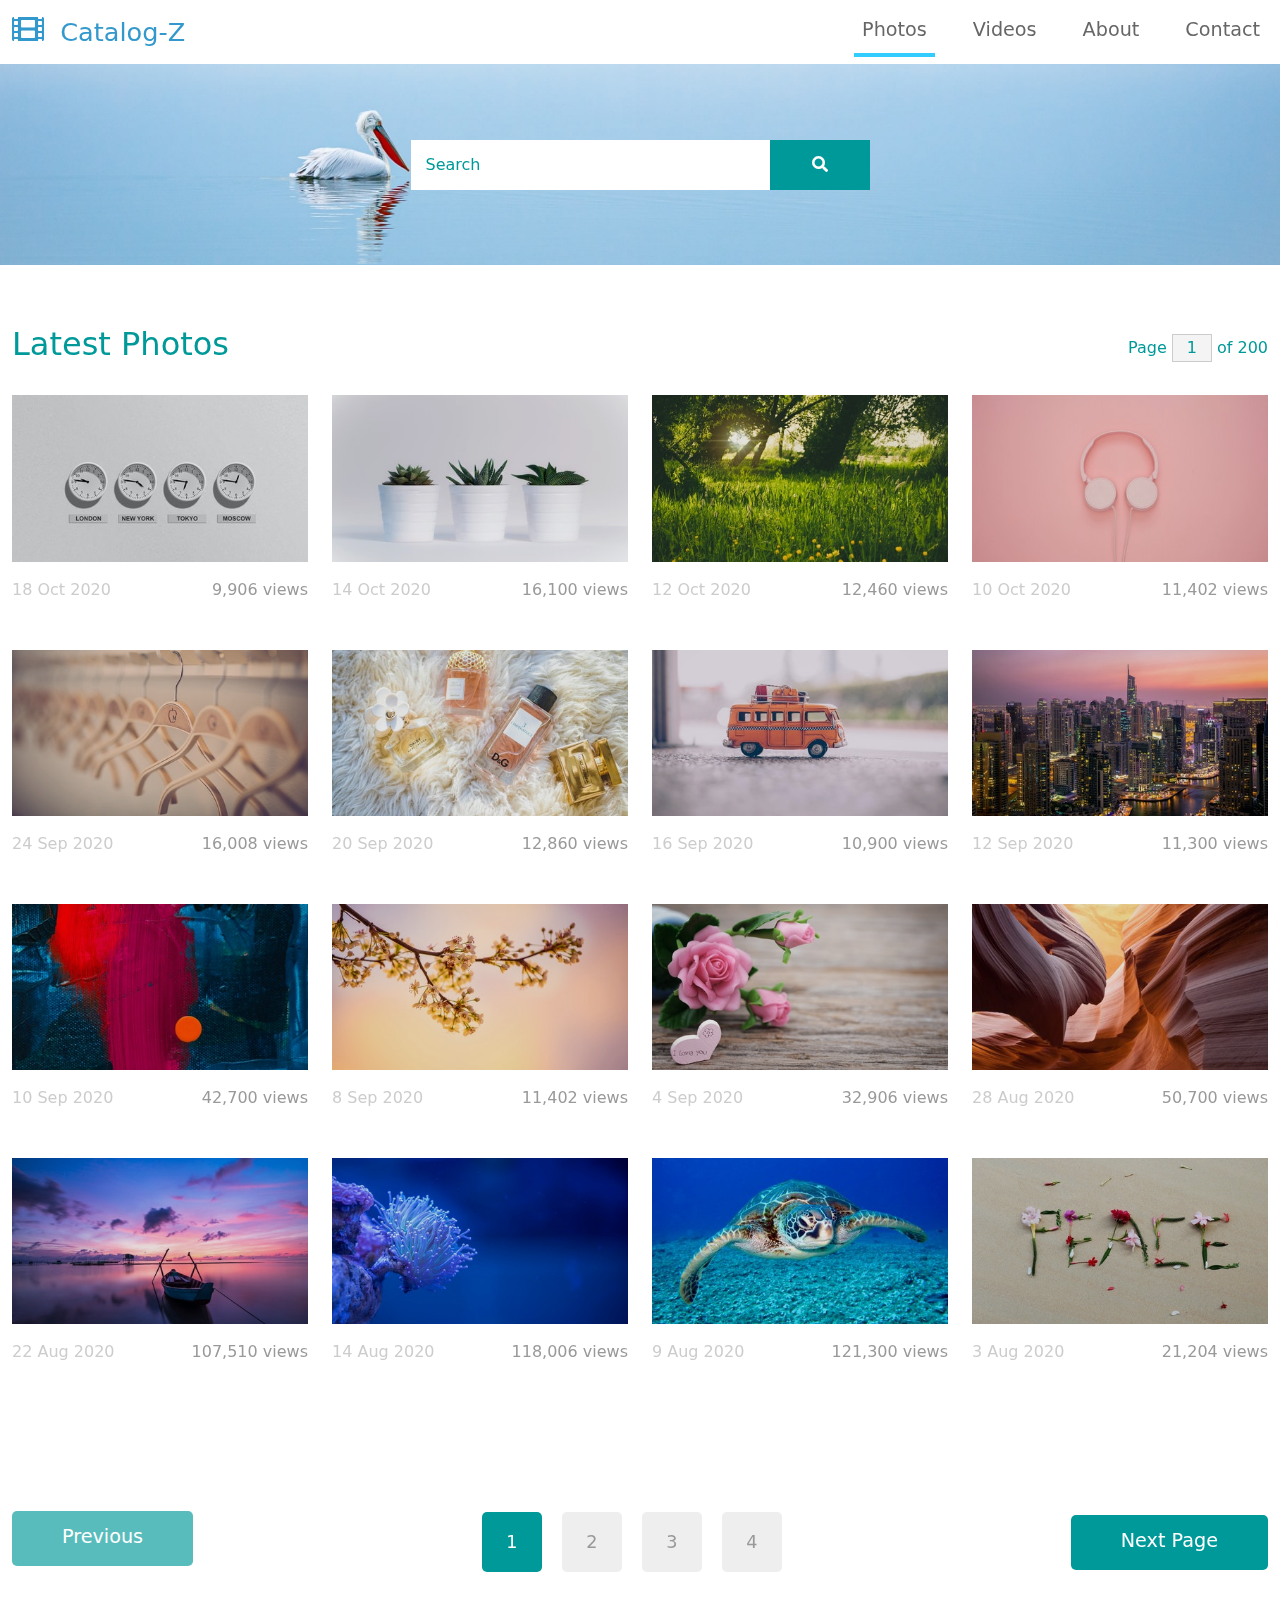
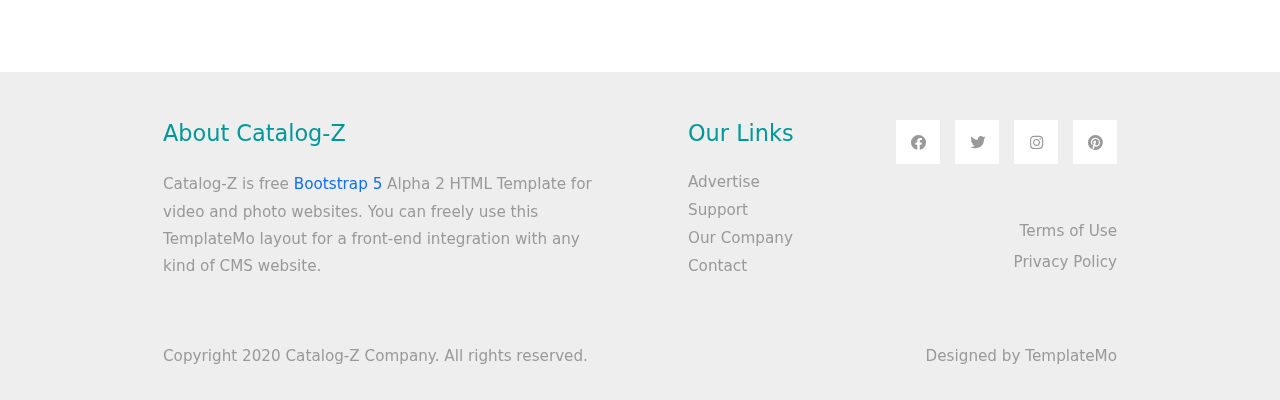
<file: Gallerywebsite/index.html>
<!DOCTYPE html>
<html lang="en">
<head>
    <meta charset="UTF-8">
    <meta name="viewport" content="width=device-width, initial-scale=1.0">
    <title>Catalog-Z Bootstrap 5.0 HTML Template</title>
    <link rel="stylesheet" href="css/bootstrap.min.css">
    <link rel="stylesheet" href="fontawesome/css/all.min.css">
    <link rel="stylesheet" href="css/templatemo-style.css">
<!--
    
TemplateMo 556 Catalog-Z

https://templatemo.com/tm-556-catalog-z

-->
</head>
<body>
    <!-- Page Loader -->
    <div id="loader-wrapper">
        <div id="loader"></div>

        <div class="loader-section section-left"></div>
        <div class="loader-section section-right"></div>

    </div>
    <nav class="navbar navbar-expand-lg">
        <div class="container-fluid">
            <a class="navbar-brand" href="#">
                <i class="fas fa-film mr-2"></i>
                Catalog-Z
            </a>
            <button class="navbar-toggler" type="button" data-toggle="collapse" data-target="#navbarSupportedContent" aria-controls="navbarSupportedContent" aria-expanded="false" aria-label="Toggle navigation">
                <i class="fas fa-bars"></i>
            </button>
            <div class="collapse navbar-collapse" id="navbarSupportedContent">
            <ul class="navbar-nav ml-auto mb-2 mb-lg-0">
                <li class="nav-item">
                    <a class="nav-link nav-link-1 active" aria-current="page" href="index.html">Photos</a>
                </li>
                <li class="nav-item">
                    <a class="nav-link nav-link-2" href="videos.html">Videos</a>
                </li>
                <li class="nav-item">
                    <a class="nav-link nav-link-3" href="about.html">About</a>
                </li>
                <li class="nav-item">
                    <a class="nav-link nav-link-4" href="contact.html">Contact</a>
                </li>
            </ul>
            </div>
        </div>
    </nav>

    <div class="tm-hero d-flex justify-content-center align-items-center" data-parallax="scroll" data-image-src="img/hero.jpg">
        <form class="d-flex tm-search-form">
            <input class="form-control tm-search-input" type="search" placeholder="Search" aria-label="Search">
            <button class="btn btn-outline-success tm-search-btn" type="submit">
                <i class="fas fa-search"></i>
            </button>
        </form>
    </div>

    <div class="container-fluid tm-container-content tm-mt-60">
        <div class="row mb-4">
            <h2 class="col-6 tm-text-primary">
                Latest Photos
            </h2>
            <div class="col-6 d-flex justify-content-end align-items-center">
                <form action="" class="tm-text-primary">
                    Page <input type="text" value="1" size="1" class="tm-input-paging tm-text-primary"> of 200
                </form>
            </div>
        </div>
        <div class="row tm-mb-90 tm-gallery">
        	<div class="col-xl-3 col-lg-4 col-md-6 col-sm-6 col-12 mb-5">
                <figure class="effect-ming tm-video-item">
                    <img src="img/img-03.jpg" alt="Image" class="img-fluid">
                    <figcaption class="d-flex align-items-center justify-content-center">
                        <h2>Clocks</h2>
                        <a href="photo-detail.html">View more</a>
                    </figcaption>                    
                </figure>
                <div class="d-flex justify-content-between tm-text-gray">
                    <span class="tm-text-gray-light">18 Oct 2020</span>
                    <span>9,906 views</span>
                </div>
            </div>
            <div class="col-xl-3 col-lg-4 col-md-6 col-sm-6 col-12 mb-5">
                <figure class="effect-ming tm-video-item">
                    <img src="img/img-04.jpg" alt="Image" class="img-fluid">
                    <figcaption class="d-flex align-items-center justify-content-center">
                        <h2>Plants</h2>
                        <a href="photo-detail.html">View more</a>
                    </figcaption>                    
                </figure>
                <div class="d-flex justify-content-between tm-text-gray">
                    <span class="tm-text-gray-light">14 Oct 2020</span>
                    <span>16,100 views</span>
                </div>
            </div>
            <div class="col-xl-3 col-lg-4 col-md-6 col-sm-6 col-12 mb-5">
                <figure class="effect-ming tm-video-item">
                    <img src="img/img-05.jpg" alt="Image" class="img-fluid">
                    <figcaption class="d-flex align-items-center justify-content-center">
                        <h2>Morning</h2>
                        <a href="photo-detail.html">View more</a>
                    </figcaption>                    
                </figure>
                <div class="d-flex justify-content-between tm-text-gray">
                    <span class="tm-text-gray-light">12 Oct 2020</span>
                    <span>12,460 views</span>
                </div>
            </div>
            <div class="col-xl-3 col-lg-4 col-md-6 col-sm-6 col-12 mb-5">
                <figure class="effect-ming tm-video-item">
                    <img src="img/img-06.jpg" alt="Image" class="img-fluid">
                    <figcaption class="d-flex align-items-center justify-content-center">
                        <h2>Pinky</h2>
                        <a href="photo-detail.html">View more</a>
                    </figcaption>                    
                </figure>
                <div class="d-flex justify-content-between tm-text-gray">
                    <span class="tm-text-gray-light">10 Oct 2020</span>
                    <span>11,402 views</span>
                </div>
            </div>
            
            <div class="col-xl-3 col-lg-4 col-md-6 col-sm-6 col-12 mb-5">
                <figure class="effect-ming tm-video-item">
                    <img src="img/img-01.jpg" alt="Image" class="img-fluid">
                    <figcaption class="d-flex align-items-center justify-content-center">
                        <h2>Hangers</h2>
                        <a href="photo-detail.html">View more</a>
                    </figcaption>                    
                </figure>
                <div class="d-flex justify-content-between tm-text-gray">
                    <span class="tm-text-gray-light">24 Sep 2020</span>
                    <span>16,008 views</span>
                </div>
            </div>
            <div class="col-xl-3 col-lg-4 col-md-6 col-sm-6 col-12 mb-5">
                <figure class="effect-ming tm-video-item">
                    <img src="img/img-02.jpg" alt="Image" class="img-fluid">
                    <figcaption class="d-flex align-items-center justify-content-center">
                        <h2>Perfumes</h2>
                        <a href="photo-detail.html">View more</a>
                    </figcaption>                    
                </figure>
                <div class="d-flex justify-content-between tm-text-gray">
                    <span class="tm-text-gray-light">20 Sep 2020</span>
                    <span>12,860 views</span>
                </div>
            </div>
            <div class="col-xl-3 col-lg-4 col-md-6 col-sm-6 col-12 mb-5">
                <figure class="effect-ming tm-video-item">
                    <img src="img/img-07.jpg" alt="Image" class="img-fluid">
                    <figcaption class="d-flex align-items-center justify-content-center">
                        <h2>Bus</h2>
                        <a href="photo-detail.html">View more</a>
                    </figcaption>                    
                </figure>
                <div class="d-flex justify-content-between tm-text-gray">
                    <span class="tm-text-gray-light">16 Sep 2020</span>
                    <span>10,900 views</span>
                </div>
            </div>
            <div class="col-xl-3 col-lg-4 col-md-6 col-sm-6 col-12 mb-5">
                <figure class="effect-ming tm-video-item">
                    <img src="img/img-08.jpg" alt="Image" class="img-fluid">
                    <figcaption class="d-flex align-items-center justify-content-center">
                        <h2>New York</h2>
                        <a href="photo-detail.html">View more</a>
                    </figcaption>                    
                </figure>
                <div class="d-flex justify-content-between tm-text-gray">
                    <span class="tm-text-gray-light">12 Sep 2020</span>
                    <span>11,300 views</span>
                </div>
            </div>
            <div class="col-xl-3 col-lg-4 col-md-6 col-sm-6 col-12 mb-5">
                <figure class="effect-ming tm-video-item">
                    <img src="img/img-09.jpg" alt="Image" class="img-fluid">
                    <figcaption class="d-flex align-items-center justify-content-center">
                        <h2>Abstract</h2>
                        <a href="photo-detail.html">View more</a>
                    </figcaption>                    
                </figure>
                <div class="d-flex justify-content-between tm-text-gray">
                    <span class="tm-text-gray-light">10 Sep 2020</span>
                    <span>42,700 views</span>
                </div>
            </div>
            <div class="col-xl-3 col-lg-4 col-md-6 col-sm-6 col-12 mb-5">
                <figure class="effect-ming tm-video-item">
                    <img src="img/img-10.jpg" alt="Image" class="img-fluid">
                    <figcaption class="d-flex align-items-center justify-content-center">
                        <h2>Flowers</h2>
                        <a href="photo-detail.html">View more</a>
                    </figcaption>                    
                </figure>
                <div class="d-flex justify-content-between tm-text-gray">
                    <span class="tm-text-gray-light">8 Sep 2020</span>
                    <span>11,402 views</span>
                </div>
            </div>
            <div class="col-xl-3 col-lg-4 col-md-6 col-sm-6 col-12 mb-5">
                <figure class="effect-ming tm-video-item">
                    <img src="img/img-11.jpg" alt="Image" class="img-fluid">
                    <figcaption class="d-flex align-items-center justify-content-center">
                        <h2>Rosy</h2>
                        <a href="photo-detail.html">View more</a>
                    </figcaption>                    
                </figure>
                <div class="d-flex justify-content-between tm-text-gray">
                    <span class="tm-text-gray-light">4 Sep 2020</span>
                    <span>32,906 views</span>
                </div>
            </div>
            <div class="col-xl-3 col-lg-4 col-md-6 col-sm-6 col-12 mb-5">
                <figure class="effect-ming tm-video-item">
                    <img src="img/img-12.jpg" alt="Image" class="img-fluid">
                    <figcaption class="d-flex align-items-center justify-content-center">
                        <h2>Rocki</h2>
                        <a href="photo-detail.html">View more</a>
                    </figcaption>                    
                </figure>
                <div class="d-flex justify-content-between tm-text-gray">
                    <span class="tm-text-gray-light">28 Aug 2020</span>
                    <span>50,700 views</span>
                </div>
            </div>
            <div class="col-xl-3 col-lg-4 col-md-6 col-sm-6 col-12 mb-5">
                <figure class="effect-ming tm-video-item">
                    <img src="img/img-13.jpg" alt="Image" class="img-fluid">
                    <figcaption class="d-flex align-items-center justify-content-center">
                        <h2>Purple</h2>
                        <a href="photo-detail.html">View more</a>
                    </figcaption>                    
                </figure>
                <div class="d-flex justify-content-between tm-text-gray">
                    <span class="tm-text-gray-light">22 Aug 2020</span>
                    <span>107,510 views</span>
                </div>
            </div>
            <div class="col-xl-3 col-lg-4 col-md-6 col-sm-6 col-12 mb-5">
                <figure class="effect-ming tm-video-item">
                    <img src="img/img-14.jpg" alt="Image" class="img-fluid">
                    <figcaption class="d-flex align-items-center justify-content-center">
                        <h2>Sea</h2>
                        <a href="photo-detail.html">View more</a>
                    </figcaption>                    
                </figure>
                <div class="d-flex justify-content-between tm-text-gray">
                    <span class="tm-text-gray-light">14 Aug 2020</span>
                    <span>118,006 views</span>
                </div>
            </div>
            <div class="col-xl-3 col-lg-4 col-md-6 col-sm-6 col-12 mb-5">
                <figure class="effect-ming tm-video-item">
                    <img src="img/img-15.jpg" alt="Image" class="img-fluid">
                    <figcaption class="d-flex align-items-center justify-content-center">
                        <h2>Turtle</h2>
                        <a href="photo-detail.html">View more</a>
                    </figcaption>                    
                </figure>
                <div class="d-flex justify-content-between tm-text-gray">
                    <span class="tm-text-gray-light">9 Aug 2020</span>
                    <span>121,300 views</span>
                </div>
            </div>
            <div class="col-xl-3 col-lg-4 col-md-6 col-sm-6 col-12 mb-5">
                <figure class="effect-ming tm-video-item">
                    <img src="img/img-16.jpg" alt="Image" class="img-fluid">
                    <figcaption class="d-flex align-items-center justify-content-center">
                        <h2>Peace</h2>
                        <a href="photo-detail.html">View more</a>
                    </figcaption>                    
                </figure>
                <div class="d-flex justify-content-between tm-text-gray">
                    <span class="tm-text-gray-light">3 Aug 2020</span>
                    <span>21,204 views</span>
                </div>
            </div>         
        </div> <!-- row -->
        <div class="row tm-mb-90">
            <div class="col-12 d-flex justify-content-between align-items-center tm-paging-col">
                <a href="javascript:void(0);" class="btn btn-primary tm-btn-prev mb-2 disabled">Previous</a>
                <div class="tm-paging d-flex">
                    <a href="javascript:void(0);" class="active tm-paging-link">1</a>
                    <a href="javascript:void(0);" class="tm-paging-link">2</a>
                    <a href="javascript:void(0);" class="tm-paging-link">3</a>
                    <a href="javascript:void(0);" class="tm-paging-link">4</a>
                </div>
                <a href="javascript:void(0);" class="btn btn-primary tm-btn-next">Next Page</a>
            </div>            
        </div>
    </div> <!-- container-fluid, tm-container-content -->

    <footer class="tm-bg-gray pt-5 pb-3 tm-text-gray tm-footer">
        <div class="container-fluid tm-container-small">
            <div class="row">
                <div class="col-lg-6 col-md-12 col-12 px-5 mb-5">
                    <h3 class="tm-text-primary mb-4 tm-footer-title">About Catalog-Z</h3>
                    <p>Catalog-Z is free <a rel="sponsored" href="https://v5.getbootstrap.com/">Bootstrap 5</a> Alpha 2 HTML Template for video and photo websites. You can freely use this TemplateMo layout for a front-end integration with any kind of CMS website.</p>
                </div>
                <div class="col-lg-3 col-md-6 col-sm-6 col-12 px-5 mb-5">
                    <h3 class="tm-text-primary mb-4 tm-footer-title">Our Links</h3>
                    <ul class="tm-footer-links pl-0">
                        <li><a href="#">Advertise</a></li>
                        <li><a href="#">Support</a></li>
                        <li><a href="#">Our Company</a></li>
                        <li><a href="#">Contact</a></li>
                    </ul>
                </div>
                <div class="col-lg-3 col-md-6 col-sm-6 col-12 px-5 mb-5">
                    <ul class="tm-social-links d-flex justify-content-end pl-0 mb-5">
                        <li class="mb-2"><a href="https://facebook.com"><i class="fab fa-facebook"></i></a></li>
                        <li class="mb-2"><a href="https://twitter.com"><i class="fab fa-twitter"></i></a></li>
                        <li class="mb-2"><a href="https://instagram.com"><i class="fab fa-instagram"></i></a></li>
                        <li class="mb-2"><a href="https://pinterest.com"><i class="fab fa-pinterest"></i></a></li>
                    </ul>
                    <a href="#" class="tm-text-gray text-right d-block mb-2">Terms of Use</a>
                    <a href="#" class="tm-text-gray text-right d-block">Privacy Policy</a>
                </div>
            </div>
            <div class="row">
                <div class="col-lg-8 col-md-7 col-12 px-5 mb-3">
                    Copyright 2020 Catalog-Z Company. All rights reserved.
                </div>
                <div class="col-lg-4 col-md-5 col-12 px-5 text-right">
                    Designed by <a href="https://templatemo.com" class="tm-text-gray" rel="sponsored" target="_parent">TemplateMo</a>
                </div>
            </div>
        </div>
    </footer>
    
    <script src="js/plugins.js"></script>
    <script>
        $(window).on("load", function() {
            $('body').addClass('loaded');
        });
    </script>
</body>
</html>
</file>
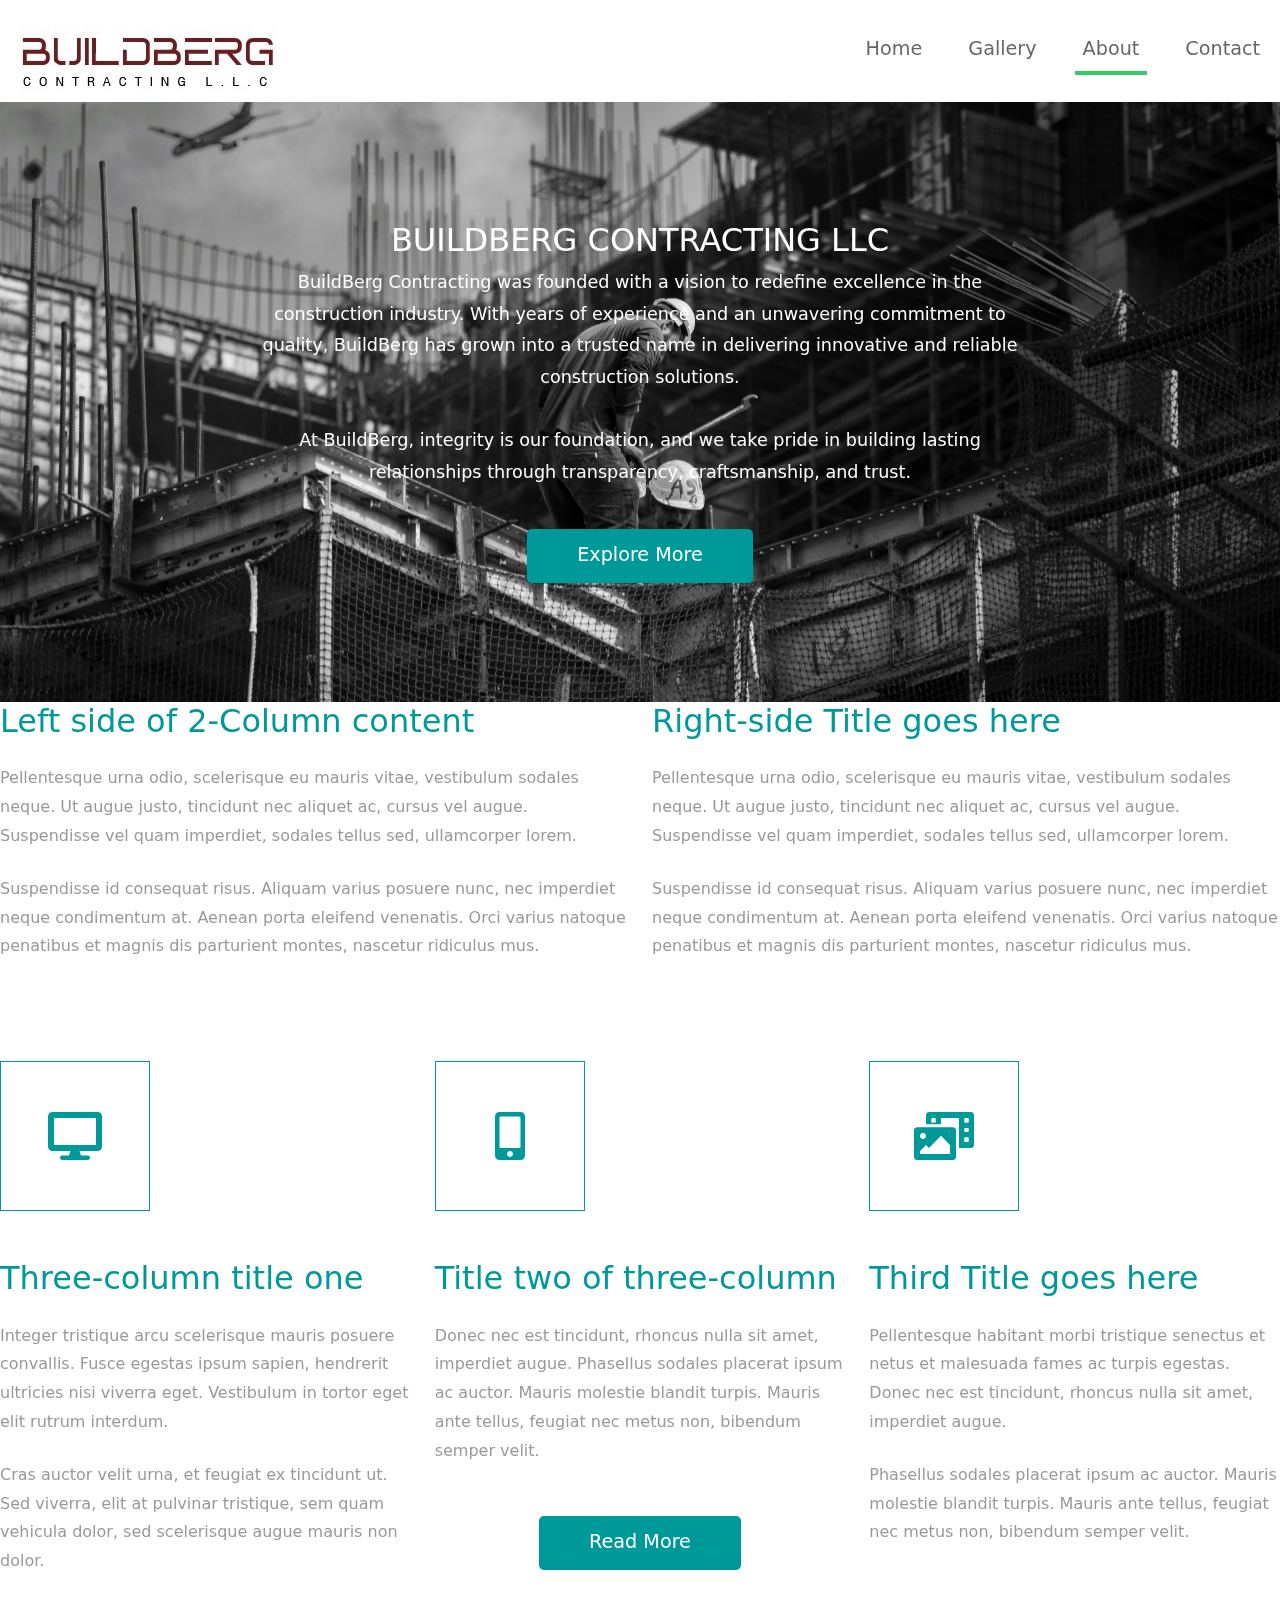
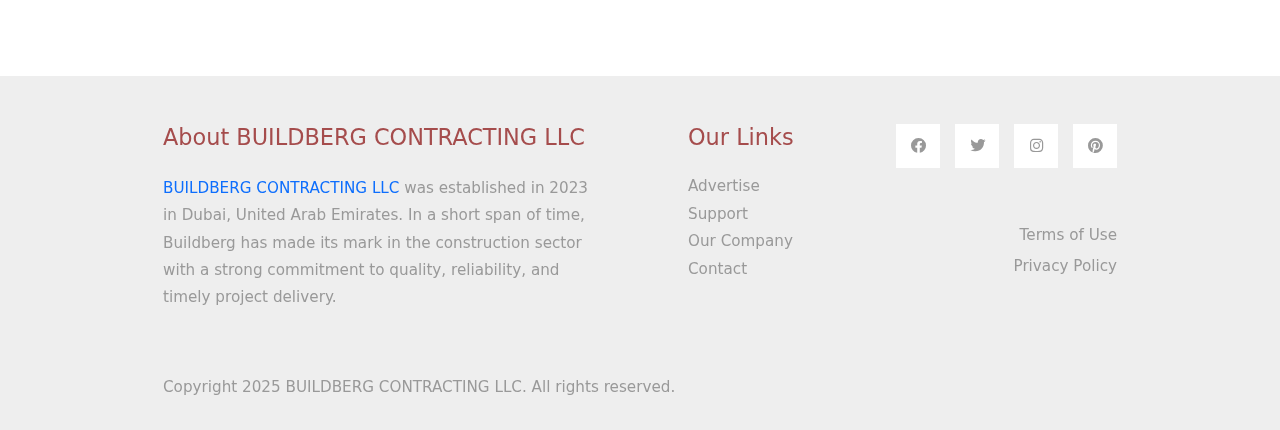
<file: about.html>
<!DOCTYPE html>
<html lang="en">
<head>
    <meta charset="UTF-8">
    <meta name="viewport" content="width=device-width, initial-scale=1.0">
    <title>BUILDBERG CONTRACTING LLC</title>
    <link rel="stylesheet" href="css/bootstrap.min.css">
    <link rel="stylesheet" href="fontawesome/css/all.min.css">
    <link rel="stylesheet" href="css/templatemo-style.css">
<!--
    
TemplateMo 556 Catalog-Z

https://templatemo.com/tm-556-catalog-z

-->
</head>
<body>
    <!-- Page Loader -->
    <div id="loader-wrapper">
        <div id="loader"></div>

        <div class="loader-section section-left"></div>
        <div class="loader-section section-right"></div>

    </div>
    <nav class="navbar navbar-expand-lg">
        <div class="container-fluid">
            <img src="img/buildberg text.jpeg" style="width: 300px; height: auto;" alt="Logo">

            <button class="navbar-toggler" type="button" data-toggle="collapse" data-target="#navbarSupportedContent" aria-controls="navbarSupportedContent" aria-expanded="false" aria-label="Toggle navigation">
                <i class="fas fa-bars"></i>
            </button>
            <div class="collapse navbar-collapse" id="navbarSupportedContent">
            <ul class="navbar-nav ml-auto mb-2 mb-lg-0">
                <li class="nav-item">
                    <a class="nav-link nav-link-1" href="index.html">Home</a>
                </li>
                <li class="nav-item">
                    <a class="nav-link nav-link-2" href="gallery.html">Gallery</a>
                </li>
                <li class="nav-item">
                    <a class="nav-link nav-link-3 active" aria-current="page" href="about.html">About</a>
                </li>
                <li class="nav-item">
                    <a class="nav-link nav-link-4" href="contact.html">Contact</a>
                </li>
            </ul>
            </div>
        </div>
    </nav>


        <div class="tm-hero d-flex justify-content-center align-items-center text-white" 
        data-parallax="scroll" 
        data-image-src="img/images.2.jpg" 
        style="height: 600px; text-align: center;">
    <div class="container">
        <h2 class="tm-text-white">BUILDBERG CONTRACTING LLC</h2>
        <p class="mb-4" style="color: white; font-size: 1.1rem; line-height: 1.8;">
            BuildBerg Contracting was founded with a vision to redefine excellence in the construction industry.
            With years of experience and an unwavering commitment to quality, BuildBerg has grown into a trusted
            name in delivering innovative and reliable construction solutions. <br><br>
            At BuildBerg, integrity is our foundation, and we take pride in building lasting relationships
            through transparency, craftsmanship, and trust.
          </p>
          
        <a href="gallery.html" class="btn btn-primary mt-3">
        Explore More
        </a>
    </div>
    </div>



        <div class="row tm-mb-50">
            <div class="col-md-6 col-12">
                <div class="tm-about-2-col">
                    <h2 class="tm-text-primary mb-4">
                        Left side of 2-Column content
                    </h2>
                    <p class="mb-4">
                        Pellentesque urna odio, scelerisque eu mauris vitae, vestibulum sodales neque. Ut augue justo, tincidunt nec aliquet ac, cursus vel augue. Suspendisse vel quam imperdiet, sodales tellus sed, ullamcorper lorem.
                    </p>
                    <p>
                        Suspendisse id consequat risus. Aliquam varius posuere nunc, nec imperdiet neque condimentum at. Aenean porta eleifend venenatis. Orci varius natoque penatibus et magnis dis parturient montes, nascetur ridiculus mus.
                    </p>
                </div>                
            </div> 
            <div class="col-md-6 col-12">
                <div class="tm-about-2-col">
                    <h2 class="tm-text-primary mb-4">
                        Right-side Title goes here
                    </h2>
                    <p class="mb-4">
                        Pellentesque urna odio, scelerisque eu mauris vitae, vestibulum sodales neque. Ut augue justo, tincidunt nec aliquet ac, cursus vel augue. Suspendisse vel quam imperdiet, sodales tellus sed, ullamcorper lorem.
                    </p>
                    <p>
                        Suspendisse id consequat risus. Aliquam varius posuere nunc, nec imperdiet neque condimentum at. Aenean porta eleifend venenatis. Orci varius natoque penatibus et magnis dis parturient montes, nascetur ridiculus mus.
                    </p>
                </div>                
            </div>     
        </div> <!-- row -->
        <div class="row tm-mb-50">
            <div class="col-md-4 col-12">
                <div class="tm-about-3-col">
                    <div class="tm-about-icon-container mb-5">
                        <i class="fas fa-desktop fa-3x tm-text-primary"></i>
                    </div>                
                    <h2 class="tm-text-primary mb-4">Three-column title one</h2>
                    <p class="mb-4">Integer tristique arcu scelerisque mauris posuere convallis. Fusce egestas ipsum sapien, hendrerit ultricies nisi viverra eget. Vestibulum in tortor eget elit rutrum interdum. </p>
                    <p>Cras auctor velit urna, et feugiat ex tincidunt ut. Sed viverra, elit at pulvinar tristique, sem quam vehicula dolor, sed scelerisque augue mauris non dolor.</p>
                </div>                
            </div>
            <div class="col-md-4 col-12">
                <div class="tm-about-3-col">
                    <div class="tm-about-icon-container mb-5">
                        <i class="fas fa-mobile-alt fa-3x tm-text-primary"></i>
                    </div>                
                    <h2 class="tm-text-primary mb-4">Title two of three-column</h2>
                    <p class="tm-mb-50">Donec nec est tincidunt, rhoncus nulla sit amet, imperdiet augue. Phasellus sodales placerat ipsum ac auctor. Mauris molestie blandit turpis. Mauris ante tellus, feugiat nec metus non, bibendum semper velit.</p>                
                    <div class="text-center">
                        <a href="#" class="btn btn-primary">Read More</a>
                    </div>
                </div>                
            </div>
            <div class="col-md-4 col-12">
                <div class="tm-about-3-col">
                    <div class="tm-about-icon-container mb-5">
                        <i class="fas fa-photo-video fa-3x tm-text-primary"></i>
                    </div>                
                    <h2 class="tm-text-primary mb-4">Third Title goes here</h2>
                    <p class="mb-4">Pellentesque habitant morbi tristique senectus et netus et malesuada fames ac turpis egestas. Donec nec est tincidunt, rhoncus nulla sit amet, imperdiet augue. </p>
                    <p>Phasellus sodales placerat ipsum ac auctor. Mauris molestie blandit turpis. Mauris ante tellus, feugiat nec metus non, bibendum semper velit.</p>
                </div>                
            </div>
        </div>
    </div> <!-- container-fluid, tm-container-content -->

    <footer class="tm-bg-gray pt-5 pb-3 tm-text-gray tm-footer">
        <div class="container-fluid tm-container-small">
            <div class="row">
                <div class="col-lg-6 col-md-12 col-12 px-5 mb-5">
                    <h3 class="tm-text-dark mb-4 tm-footer-title" style="color: rgb(165, 76, 76);">About BUILDBERG CONTRACTING LLC</h3>
                    <p><a rel="sponsored" href="http://127.0.0.1:3000/index.html">BUILDBERG CONTRACTING LLC</a>
                     was established in 2023 in Dubai, United Arab Emirates. In a short span of time, Buildberg has made its mark in the construction sector with a strong commitment to quality, reliability, and timely project delivery.</p>
                </div>
                <div class="col-lg-3 col-md-6 col-sm-6 col-12 px-5 mb-5">
                    <h3 class="tm-text-dark mb-4 tm-footer-title" style="color: rgb(165, 76, 76);">Our Links</h3>
                    <ul class="tm-footer-links pl-0">
                        <li><a href="#">Advertise</a></li>
                        <li><a href="#">Support</a></li>
                        <li><a href="#">Our Company</a></li>
                        <li><a href="#">Contact</a></li>
                    </ul>
                </div>
                <div class="col-lg-3 col-md-6 col-sm-6 col-12 px-5 mb-5">
                    <ul class="tm-social-links d-flex justify-content-end pl-0 mb-5">
                        <li class="mb-2"><a href="https://facebook.com"><i class="fab fa-facebook"></i></a></li>
                        <li class="mb-2"><a href="https://twitter.com"><i class="fab fa-twitter"></i></a></li>
                        <li class="mb-2"><a href="https://instagram.com"><i class="fab fa-instagram"></i></a></li>
                        <li class="mb-2"><a href="https://pinterest.com"><i class="fab fa-pinterest"></i></a></li>
                    </ul>
                    <a href="#" class="tm-text-gray text-right d-block mb-2">Terms of Use</a>
                    <a href="#" class="tm-text-gray text-right d-block">Privacy Policy</a>
                </div>
            </div>
            <div class="row">
                <div class="col-lg-8 col-md-7 col-12 px-5 mb-3">
                    Copyright 2025 BUILDBERG CONTRACTING LLC. All rights reserved.
                </div>
                
            </div>
        </div>
    </footer>
    
    <script src="js/plugins.js"></script>
    <script>
        $(window).on("load", function() {
            $('body').addClass('loaded');
        });
    </script>
</body>
</html>
</file>
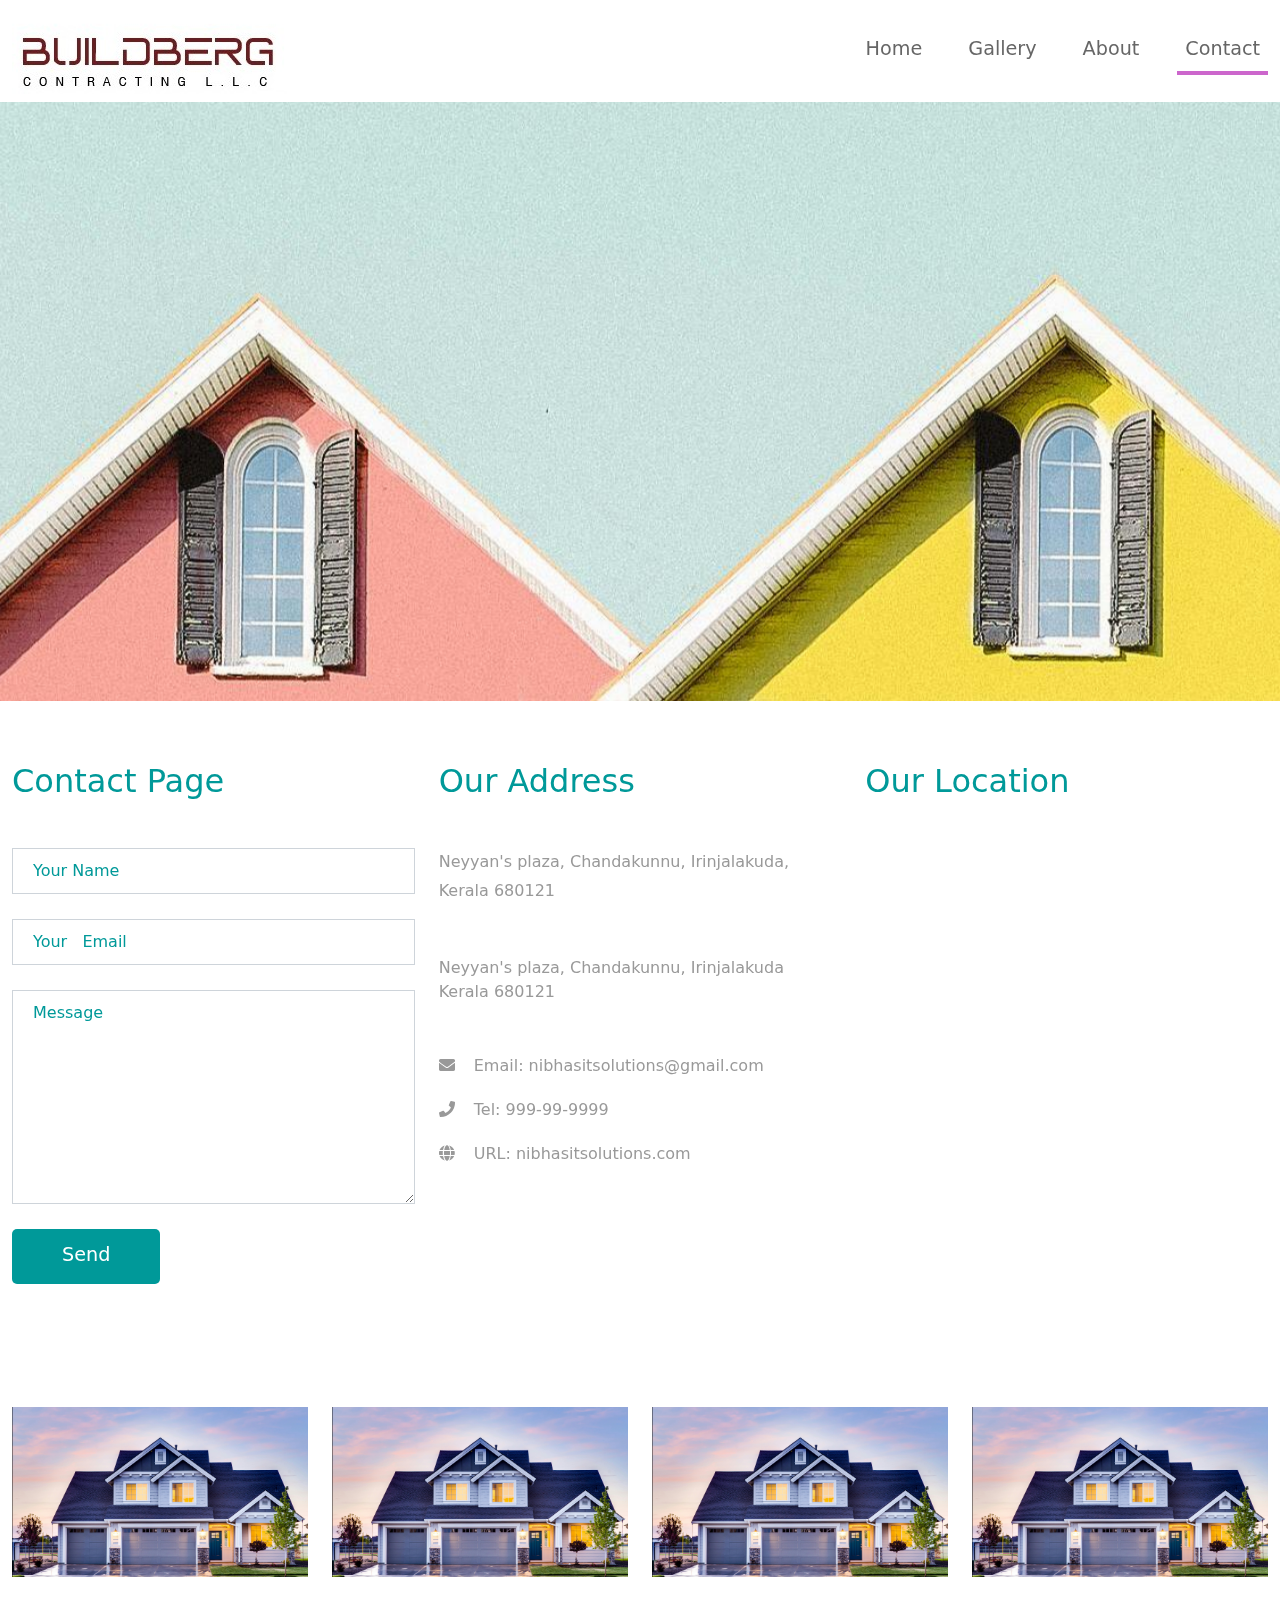
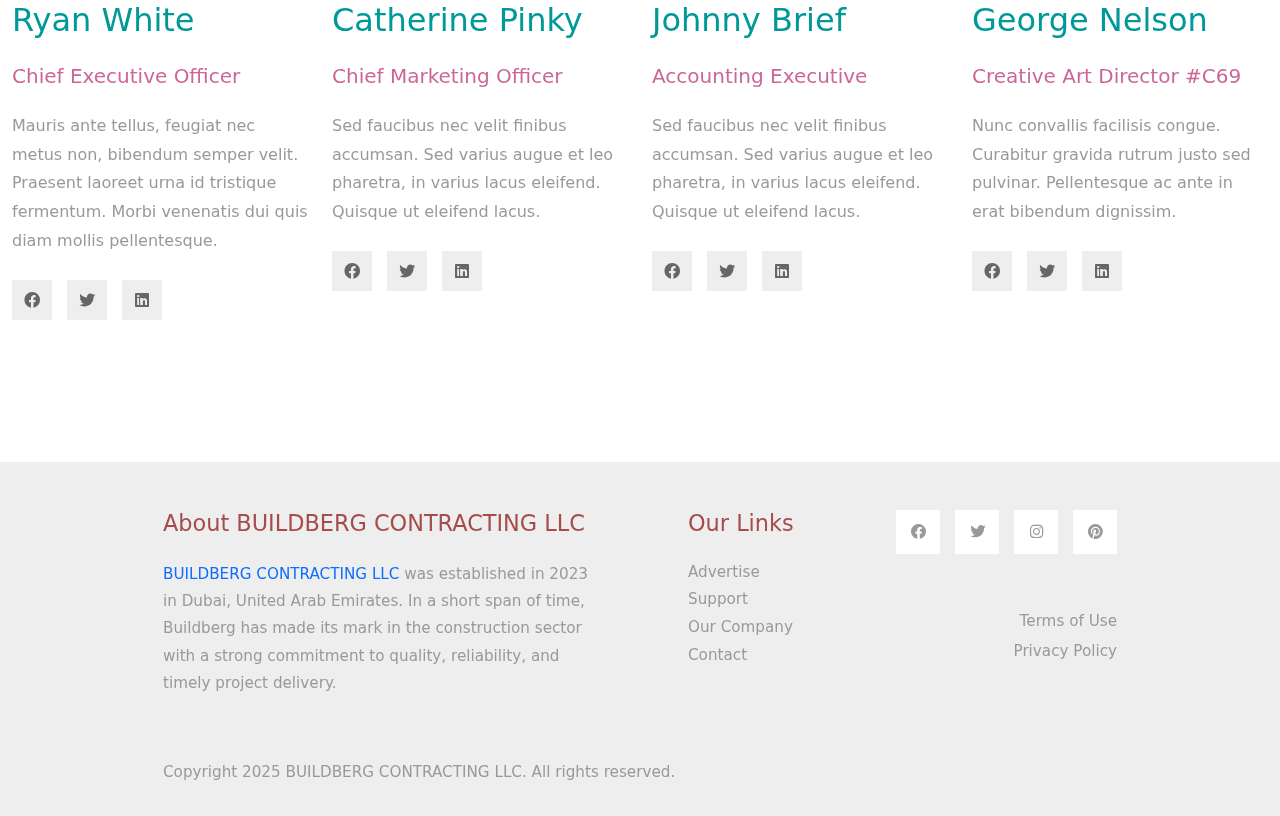
<file: contact.html>
<!DOCTYPE html>
<html lang="en">
<head>
    <meta charset="UTF-8">
    <meta name="viewport" content="width=device-width, initial-scale=1.0">
    <title>BUILDBERG CONTRACTING LLC</title>
    <link rel="stylesheet" href="css/bootstrap.min.css">
    <link rel="stylesheet" href="fontawesome/css/all.min.css">
    <link rel="stylesheet" href="css/templatemo-style.css">

</head>
<body>
    <!-- Page Loader -->
    <div id="loader-wrapper">
        <div id="loader"></div>

        <div class="loader-section section-left"></div>
        <div class="loader-section section-right"></div>

    </div>
    <nav class="navbar navbar-expand-lg">
        <div class="container-fluid">
            <img src="img/buildberg text.jpeg" style="width: 300px; height: auto;" alt="Logo">

            <button class="navbar-toggler" type="button" data-toggle="collapse" data-target="#navbarSupportedContent" aria-controls="navbarSupportedContent" aria-expanded="false" aria-label="Toggle navigation">
                <i class="fas fa-bars"></i>
            </button>
            <div class="collapse navbar-collapse" id="navbarSupportedContent">
            <ul class="navbar-nav ml-auto mb-2 mb-lg-0">
                <li class="nav-item">
                    <a class="nav-link nav-link-1 " href="index.html">Home</a>
                </li>
                <li class="nav-item">
                    <a class="nav-link nav-link-2" href="gallery.html">Gallery</a>
                </li>
              
                <li class="nav-item">
                    <a class="nav-link nav-link-3" href="about.html">About</a>
                </li>
                <li class="nav-item">
                    <a class="nav-link nav-link-4 active" aria-current="page" href="contact.html">Contact</a>
                </li>
            </ul>
            </div>
        </div>
    </nav>

    <div class="tm-hero d-flex justify-content-center align-items-center" data-parallax="scroll" data-image-src="img/pexels-jeffrey-czum-254391-2501965(1).jpg"></div>

    <div class="container-fluid tm-mt-60">
        <div class="row tm-mb-50">
            <div class="col-lg-4 col-12 mb-5">
                <h2 class="tm-text-primary mb-5">Contact Page</h2>
                <form id="contact-form" action="" method="POST" class="tm-contact-form mx-auto">
                    <div class="form-group">
                        <input type="text" name="name" class="form-control rounded-0" placeholder="Your Name" required />
                    </div>
                    <div class="form-group">
                        <input type="email" name="email" class="form-control rounded-0" placeholder="Your   Email" required />
                    </div>
                    <!-- <div class="form-group">
                        <select class="form-control" id="contact-select" name="inquiry">
                            <option value="-">Subject</option>
                            <option value="sales">Sales &amp; Marketing</option>
                            <option value="creative">Creative Design</option>
                            <option value="uiux">UI / UX</option>
                        </select>
                    </div> -->
                    <div class="form-group">
                        <textarea rows="8" name="message" class="form-control rounded-0" placeholder="Message" required=></textarea>
                    </div>

                    <div class="form-group tm-text-right">
                        <button type="submit" class="btn btn-primary">Send</button>
                    </div>
                </form>                
            </div>
            <div class="col-lg-4 col-12 mb-5">
                <div class="tm-address-col">
                    <h2 class="tm-text-primary mb-5">Our Address</h2>
                    <p class="tm-mb-50">Neyyan's plaza, Chandakunnu, Irinjalakuda, Kerala 680121</p>
                <address class="tm-text-gray tm-mb-50">
                    Neyyan's plaza, Chandakunnu, Irinjalakuda<br>
                    Kerala 680121
                    </address>
                    <ul class="tm-contacts">
                        <li>
                            <a href="#" class="tm-text-gray">
                                <i class="fas fa-envelope"></i>
                                Email: nibhasitsolutions@gmail.com
                            </a>
                        </li>
                        <li>
                            <a href="#" class="tm-text-gray">
                                <i class="fas fa-phone"></i>
                                Tel: 999-99-9999
                            </a>
                        </li>
                        <li>
                            <a href="#" class="tm-text-gray">
                                <i class="fas fa-globe"></i>
                                URL: nibhasitsolutions.com
                            </a>
                        </li>
                    </ul>
                </div>                
            </div>
            <div class="col-lg-4 col-12">
                <h2 class="tm-text-primary mb-5">Our Location</h2>
                <!-- Map -->
                <div class="mapouter mb-4">
                    <div class="gmap-canvas">
                        <iframe src="https://www.google.com/maps/embed?pb=!1m18!1m12!1m3!1d981.2457603032112!2d76.21441832840942!3d10.343240818670596!2m3!1f0!2f0!3f0!3m2!1i1024!2i768!4f13.1!3m3!1m2!1s0x1091f25fbad3855%3A0x404bb0de71499fe7!2sNibhas%20HRD%20Solutions%20Pvt.%20Ltd.!5e0!3m2!1sen!2sin!4v1744809341033!5m2!1sen!2sin" width="600" height="450" style="border:0;" allowfullscreen="" loading="lazy" referrerpolicy="no-referrer-when-downgrade">

                        </iframe>
                    </div>
                </div>               
            </div>
        </div>
        <div class="row tm-mb-74 tm-people-row">
            <div class="col-lg-3 col-md-6 col-sm-6 col-12 mb-5">
                <img src="img/Screenshot from 2025-04-19 10-13-50.png" alt="Image" class="mb-4 img-fluid">
                <h2 class="tm-text-primary mb-4">Ryan White</h2>
                <h3 class="tm-text-secondary h5 mb-4">Chief Executive Officer</h3>
                <p class="mb-4">
                    Mauris ante tellus, feugiat nec metus non, bibendum semper velit. Praesent laoreet urna id tristique fermentum. Morbi venenatis dui quis diam mollis pellentesque.
                </p>

                <ul class="tm-social pl-0 mb-0">
                    <li><a href="https://facebook.com"><i class="fab fa-facebook"></i></a></li>
                    <li><a href="https://twitter.com"><i class="fab fa-twitter"></i></a></li>
                    <li><a href="https://linkedin.com"><i class="fab fa-linkedin"></i></a></li>
                </ul>

            </div>
            <div class="col-lg-3 col-md-6 col-sm-6 col-12 mb-5">
                <img src="img/Screenshot from 2025-04-19 10-13-50.png" alt="Image" class="mb-4 img-fluid">
                <h2 class="tm-text-primary mb-4">Catherine Pinky</h2>
                <h3 class="tm-text-secondary h5 mb-4">Chief Marketing Officer</h3>
                <p class="mb-4">
                    Sed faucibus nec velit finibus accumsan. Sed varius augue et leo pharetra, in varius lacus eleifend. Quisque ut eleifend lacus.
                </p>
                <ul class="tm-social pl-0 mb-0">
                    <li><a href="https://facebook.com"><i class="fab fa-facebook"></i></a></li>
                    <li><a href="https://twitter.com"><i class="fab fa-twitter"></i></a></li>
                    <li><a href="https://linkedin.com"><i class="fab fa-linkedin"></i></a></li>
                </ul>
            </div>
            <div class="col-lg-3 col-md-6 col-sm-6 col-12 mb-5">
                <img src="img/Screenshot from 2025-04-19 10-13-50.png" alt="Image" class="mb-4 img-fluid">
                <h2 class="tm-text-primary mb-4">Johnny Brief</h2>
                <h3 class="tm-text-secondary h5 mb-4">Accounting Executive</h3>
                <p class="mb-4">
                    Sed faucibus nec velit finibus accumsan. Sed varius augue et leo pharetra, in varius lacus eleifend. Quisque ut eleifend lacus.
                </p>
                <ul class="tm-social pl-0 mb-0">
                    <li><a href="https://facebook.com"><i class="fab fa-facebook"></i></a></li>
                    <li><a href="https://twitter.com"><i class="fab fa-twitter"></i></a></li>
                    <li><a href="https://linkedin.com"><i class="fab fa-linkedin"></i></a></li>
                </ul>
            </div>
            <div class="col-lg-3 col-md-6 col-sm-6 col-12 mb-5">
                <img src="img/Screenshot from 2025-04-19 10-13-50.png" alt="Image" class="mb-4 img-fluid">
                <h2 class="tm-text-primary mb-4">George Nelson</h2>
                <h3 class="tm-text-secondary h5 mb-4">Creative Art Director #C69</h3>
                <p class="mb-4">
                    Nunc convallis facilisis congue. Curabitur gravida rutrum justo sed pulvinar. Pellentesque ac ante in erat bibendum dignissim.
                </p>
                <ul class="tm-social pl-0 mb-0">
                    <li><a href="https://facebook.com"><i class="fab fa-facebook"></i></a></li>
                    <li><a href="https://twitter.com"><i class="fab fa-twitter"></i></a></li>
                    <li><a href="https://linkedin.com"><i class="fab fa-linkedin"></i></a></li>
                </ul>
            </div>
        </div>
    </div> <!-- container-fluid, tm-container-content -->

    <footer class="tm-bg-gray pt-5 pb-3 tm-text-gray tm-footer">
        <div class="container-fluid tm-container-small">
            <div class="row">
                <div class="col-lg-6 col-md-12 col-12 px-5 mb-5">
                    <h3 class="tm-text-dark mb-4 tm-footer-title" style="color: rgb(165, 76, 76);">About BUILDBERG CONTRACTING LLC</h3>
                    <p><a rel="sponsored" href="http://127.0.0.1:3000/index.html">BUILDBERG CONTRACTING LLC</a>
                     was established in 2023 in Dubai, United Arab Emirates. In a short span of time, Buildberg has made its mark in the construction sector with a strong commitment to quality, reliability, and timely project delivery.</p>
                </div>
                <div class="col-lg-3 col-md-6 col-sm-6 col-12 px-5 mb-5">
                    <h3 class="tm-text-dark mb-4 tm-footer-title" style="color: rgb(165, 76, 76);">Our Links</h3>
                    <ul class="tm-footer-links pl-0">
                        <li><a href="#">Advertise</a></li>
                        <li><a href="#">Support</a></li>
                        <li><a href="#">Our Company</a></li>
                        <li><a href="#">Contact</a></li>
                    </ul>
                </div>
                <div class="col-lg-3 col-md-6 col-sm-6 col-12 px-5 mb-5">
                    <ul class="tm-social-links d-flex justify-content-end pl-0 mb-5">
                        <li class="mb-2"><a href="https://facebook.com"><i class="fab fa-facebook"></i></a></li>
                        <li class="mb-2"><a href="https://twitter.com"><i class="fab fa-twitter"></i></a></li>
                        <li class="mb-2"><a href="https://instagram.com"><i class="fab fa-instagram"></i></a></li>
                        <li class="mb-2"><a href="https://pinterest.com"><i class="fab fa-pinterest"></i></a></li>
                    </ul>
                    <a href="#" class="tm-text-gray text-right d-block mb-2">Terms of Use</a>
                    <a href="#" class="tm-text-gray text-right d-block">Privacy Policy</a>
                </div>
            </div>
            <div class="row">
                <div class="col-lg-8 col-md-7 col-12 px-5 mb-3">
                    Copyright 2025 BUILDBERG CONTRACTING LLC. All rights reserved.
                </div>
                
            </div>
        </div>
    </footer>
    
    <script src="js/plugins.js"></script>
    <script>
        $(window).on("load", function() {
            $('body').addClass('loaded');
        });
    </script>
</body>
</html>
</file>
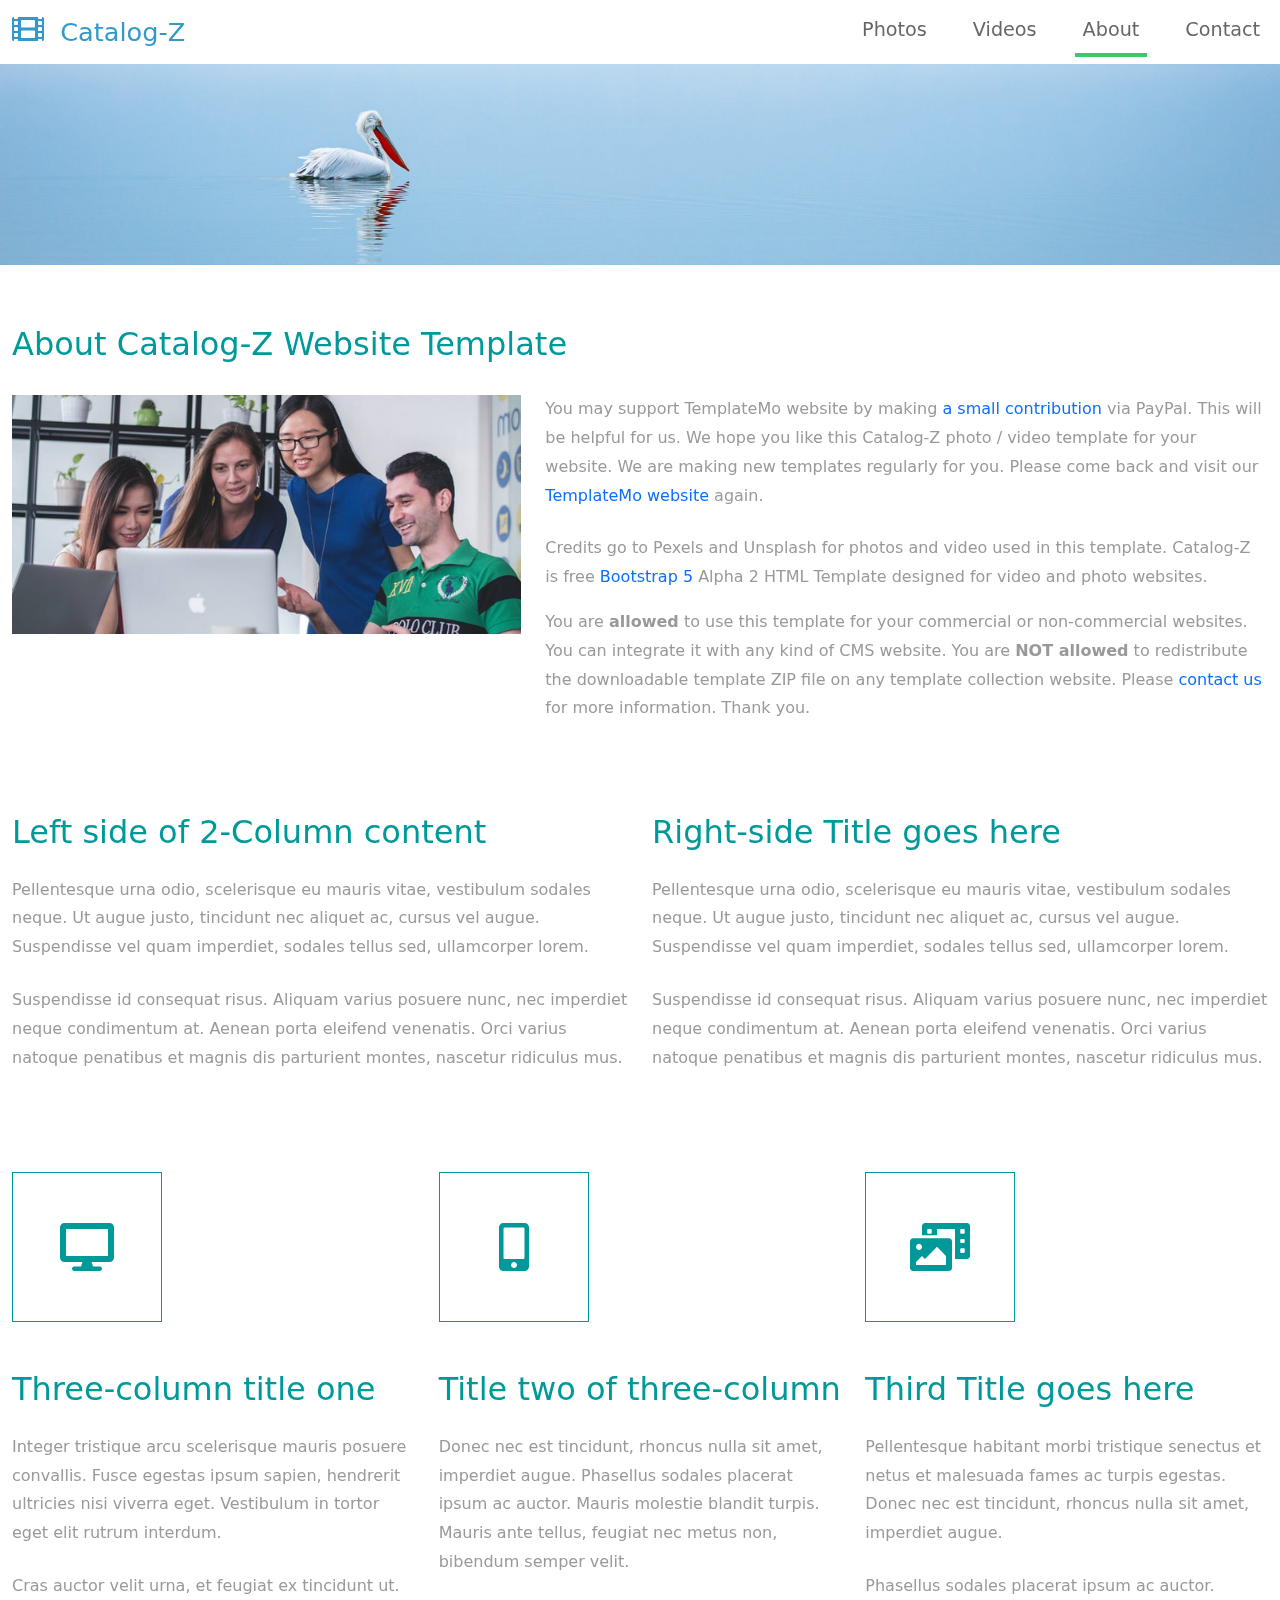
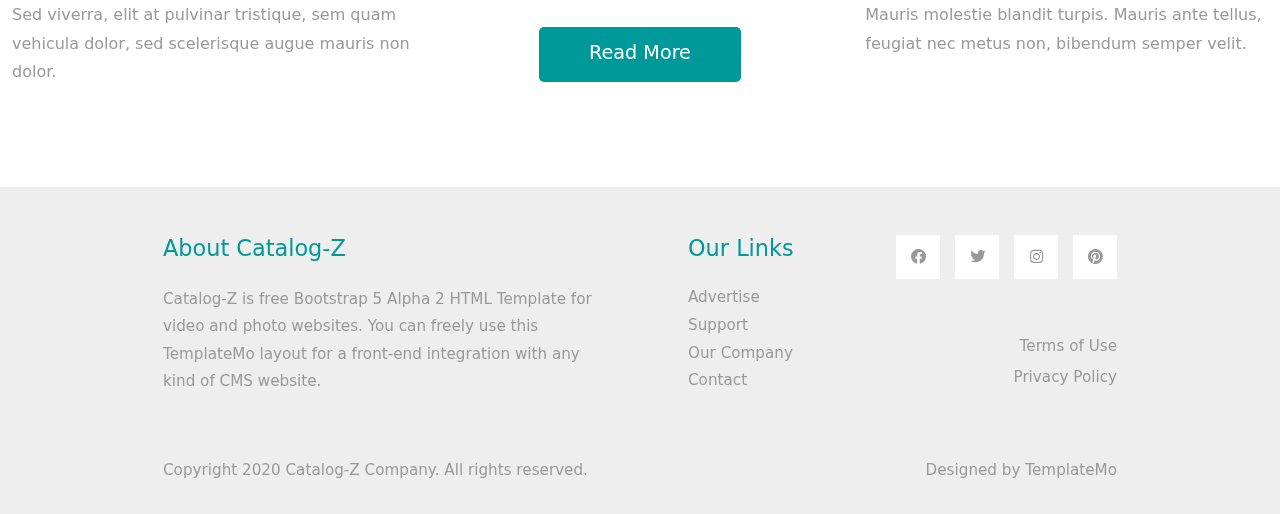
<file: Gallerywebsite/about.html>
<!DOCTYPE html>
<html lang="en">
<head>
    <meta charset="UTF-8">
    <meta name="viewport" content="width=device-width, initial-scale=1.0">
    <title>Catalog-Z About page</title>
    <link rel="stylesheet" href="css/bootstrap.min.css">
    <link rel="stylesheet" href="fontawesome/css/all.min.css">
    <link rel="stylesheet" href="css/templatemo-style.css">
<!--
    
TemplateMo 556 Catalog-Z

https://templatemo.com/tm-556-catalog-z

-->
</head>
<body>
    <!-- Page Loader -->
    <div id="loader-wrapper">
        <div id="loader"></div>

        <div class="loader-section section-left"></div>
        <div class="loader-section section-right"></div>

    </div>
    <nav class="navbar navbar-expand-lg">
        <div class="container-fluid">
            <a class="navbar-brand" href="index.html">
                <i class="fas fa-film mr-2"></i>
                Catalog-Z
            </a>
            <button class="navbar-toggler" type="button" data-toggle="collapse" data-target="#navbarSupportedContent" aria-controls="navbarSupportedContent" aria-expanded="false" aria-label="Toggle navigation">
                <i class="fas fa-bars"></i>
            </button>
            <div class="collapse navbar-collapse" id="navbarSupportedContent">
            <ul class="navbar-nav ml-auto mb-2 mb-lg-0">
                <li class="nav-item">
                    <a class="nav-link nav-link-1" href="index.html">Photos</a>
                </li>
                <li class="nav-item">
                    <a class="nav-link nav-link-2" href="videos.html">Videos</a>
                </li>
                <li class="nav-item">
                    <a class="nav-link nav-link-3 active" aria-current="page" href="about.html">About</a>
                </li>
                <li class="nav-item">
                    <a class="nav-link nav-link-4" href="contact.html">Contact</a>
                </li>
            </ul>
            </div>
        </div>
    </nav>

    <div class="tm-hero d-flex justify-content-center align-items-center" data-parallax="scroll" data-image-src="img/hero.jpg"></div>

    <div class="container-fluid tm-mt-60">
        <div class="row mb-4">
            <h2 class="col-12 tm-text-primary">
                About Catalog-Z Website Template
            </h2>
        </div>
        <div class="row tm-mb-74 tm-row-1640">            
            <div class="col-lg-5 col-md-6 col-12 mb-3">
                <img src="img/about.jpg" alt="Image" class="img-fluid">
            </div>
            <div class="col-lg-7 col-md-6 col-12">
                <div class="tm-about-img-text">
                    <p class="mb-4">
                  You may support TemplateMo website by making <a href="https://paypal.me/templatemo" target="_parent" rel="sponsored">a small contribution</a> via PayPal. This will be helpful for us. We hope you like this Catalog-Z photo / video template for your website. We are making new templates regularly for you. Please come back and visit our <a rel="sponsored" href="https://templatemo.com" target="_parent">TemplateMo website</a> again. </p>
                    <p>
                        Credits go to Pexels and Unsplash for photos and video used in this template. Catalog-Z is free <a rel="sponsored" href="https://v5.getbootstrap.com/">Bootstrap 5</a> Alpha 2 HTML Template designed for video and photo websites.</p> 
                    <p>You are <b>allowed</b> to use this template for your commercial or non-commercial websites. You can integrate it with any kind of CMS website. You are <b>NOT allowed</b> to redistribute the downloadable template ZIP file on any template collection website. Please <a rel="nofollow" href="https://templatemo.com/contact" target="_parent">contact us</a> for more information. Thank you.</p>
                </div>                
            </div>
        </div>
        <div class="row tm-mb-50">
            <div class="col-md-6 col-12">
                <div class="tm-about-2-col">
                    <h2 class="tm-text-primary mb-4">
                        Left side of 2-Column content
                    </h2>
                    <p class="mb-4">
                        Pellentesque urna odio, scelerisque eu mauris vitae, vestibulum sodales neque. Ut augue justo, tincidunt nec aliquet ac, cursus vel augue. Suspendisse vel quam imperdiet, sodales tellus sed, ullamcorper lorem.
                    </p>
                    <p>
                        Suspendisse id consequat risus. Aliquam varius posuere nunc, nec imperdiet neque condimentum at. Aenean porta eleifend venenatis. Orci varius natoque penatibus et magnis dis parturient montes, nascetur ridiculus mus.
                    </p>
                </div>                
            </div> 
            <div class="col-md-6 col-12">
                <div class="tm-about-2-col">
                    <h2 class="tm-text-primary mb-4">
                        Right-side Title goes here
                    </h2>
                    <p class="mb-4">
                        Pellentesque urna odio, scelerisque eu mauris vitae, vestibulum sodales neque. Ut augue justo, tincidunt nec aliquet ac, cursus vel augue. Suspendisse vel quam imperdiet, sodales tellus sed, ullamcorper lorem.
                    </p>
                    <p>
                        Suspendisse id consequat risus. Aliquam varius posuere nunc, nec imperdiet neque condimentum at. Aenean porta eleifend venenatis. Orci varius natoque penatibus et magnis dis parturient montes, nascetur ridiculus mus.
                    </p>
                </div>                
            </div>     
        </div> <!-- row -->
        <div class="row tm-mb-50">
            <div class="col-md-4 col-12">
                <div class="tm-about-3-col">
                    <div class="tm-about-icon-container mb-5">
                        <i class="fas fa-desktop fa-3x tm-text-primary"></i>
                    </div>                
                    <h2 class="tm-text-primary mb-4">Three-column title one</h2>
                    <p class="mb-4">Integer tristique arcu scelerisque mauris posuere convallis. Fusce egestas ipsum sapien, hendrerit ultricies nisi viverra eget. Vestibulum in tortor eget elit rutrum interdum. </p>
                    <p>Cras auctor velit urna, et feugiat ex tincidunt ut. Sed viverra, elit at pulvinar tristique, sem quam vehicula dolor, sed scelerisque augue mauris non dolor.</p>
                </div>                
            </div>
            <div class="col-md-4 col-12">
                <div class="tm-about-3-col">
                    <div class="tm-about-icon-container mb-5">
                        <i class="fas fa-mobile-alt fa-3x tm-text-primary"></i>
                    </div>                
                    <h2 class="tm-text-primary mb-4">Title two of three-column</h2>
                    <p class="tm-mb-50">Donec nec est tincidunt, rhoncus nulla sit amet, imperdiet augue. Phasellus sodales placerat ipsum ac auctor. Mauris molestie blandit turpis. Mauris ante tellus, feugiat nec metus non, bibendum semper velit.</p>                
                    <div class="text-center">
                        <a href="#" class="btn btn-primary">Read More</a>
                    </div>
                </div>                
            </div>
            <div class="col-md-4 col-12">
                <div class="tm-about-3-col">
                    <div class="tm-about-icon-container mb-5">
                        <i class="fas fa-photo-video fa-3x tm-text-primary"></i>
                    </div>                
                    <h2 class="tm-text-primary mb-4">Third Title goes here</h2>
                    <p class="mb-4">Pellentesque habitant morbi tristique senectus et netus et malesuada fames ac turpis egestas. Donec nec est tincidunt, rhoncus nulla sit amet, imperdiet augue. </p>
                    <p>Phasellus sodales placerat ipsum ac auctor. Mauris molestie blandit turpis. Mauris ante tellus, feugiat nec metus non, bibendum semper velit.</p>
                </div>                
            </div>
        </div>
    </div> <!-- container-fluid, tm-container-content -->

    <footer class="tm-bg-gray pt-5 pb-3 tm-text-gray tm-footer">
        <div class="container-fluid tm-container-small">
            <div class="row">
                <div class="col-lg-6 col-md-12 col-12 px-5 mb-5">
                    <h3 class="tm-text-primary mb-4 tm-footer-title">About Catalog-Z</h3>
                    <p>Catalog-Z is free Bootstrap 5 Alpha 2 HTML Template for video and photo websites. You can freely use this TemplateMo layout for a front-end integration with any kind of CMS website.</p>
                </div>
                <div class="col-lg-3 col-md-6 col-sm-6 col-12 px-5 mb-5">
                    <h3 class="tm-text-primary mb-4 tm-footer-title">Our Links</h3>
                    <ul class="tm-footer-links pl-0">
                        <li><a href="#">Advertise</a></li>
                        <li><a href="#">Support</a></li>
                        <li><a href="#">Our Company</a></li>
                        <li><a href="#">Contact</a></li>
                    </ul>
                </div>
                <div class="col-lg-3 col-md-6 col-sm-6 col-12 px-5 mb-5">
                    <ul class="tm-social-links d-flex justify-content-end pl-0 mb-5">
                        <li class="mb-2"><a href="https://facebook.com"><i class="fab fa-facebook"></i></a></li>
                        <li class="mb-2"><a href="https://twitter.com"><i class="fab fa-twitter"></i></a></li>
                        <li class="mb-2"><a href="https://instagram.com"><i class="fab fa-instagram"></i></a></li>
                        <li class="mb-2"><a href="https://pinterest.com"><i class="fab fa-pinterest"></i></a></li>
                    </ul>
                    <a href="#" class="tm-text-gray text-right d-block mb-2">Terms of Use</a>
                    <a href="#" class="tm-text-gray text-right d-block">Privacy Policy</a>
                </div>
            </div>
            <div class="row">
                <div class="col-lg-8 col-md-7 col-12 px-5 mb-3">
                    Copyright 2020 Catalog-Z Company. All rights reserved.
                </div>
                <div class="col-lg-4 col-md-5 col-12 px-5 text-right">
                    Designed by <a href="https://templatemo.com" class="tm-text-gray" rel="sponsored" target="_parent">TemplateMo</a>
                </div>
            </div>
        </div>
    </footer>
    
    <script src="js/plugins.js"></script>
    <script>
        $(window).on("load", function() {
            $('body').addClass('loaded');
        });
    </script>
</body>
</html>
</file>
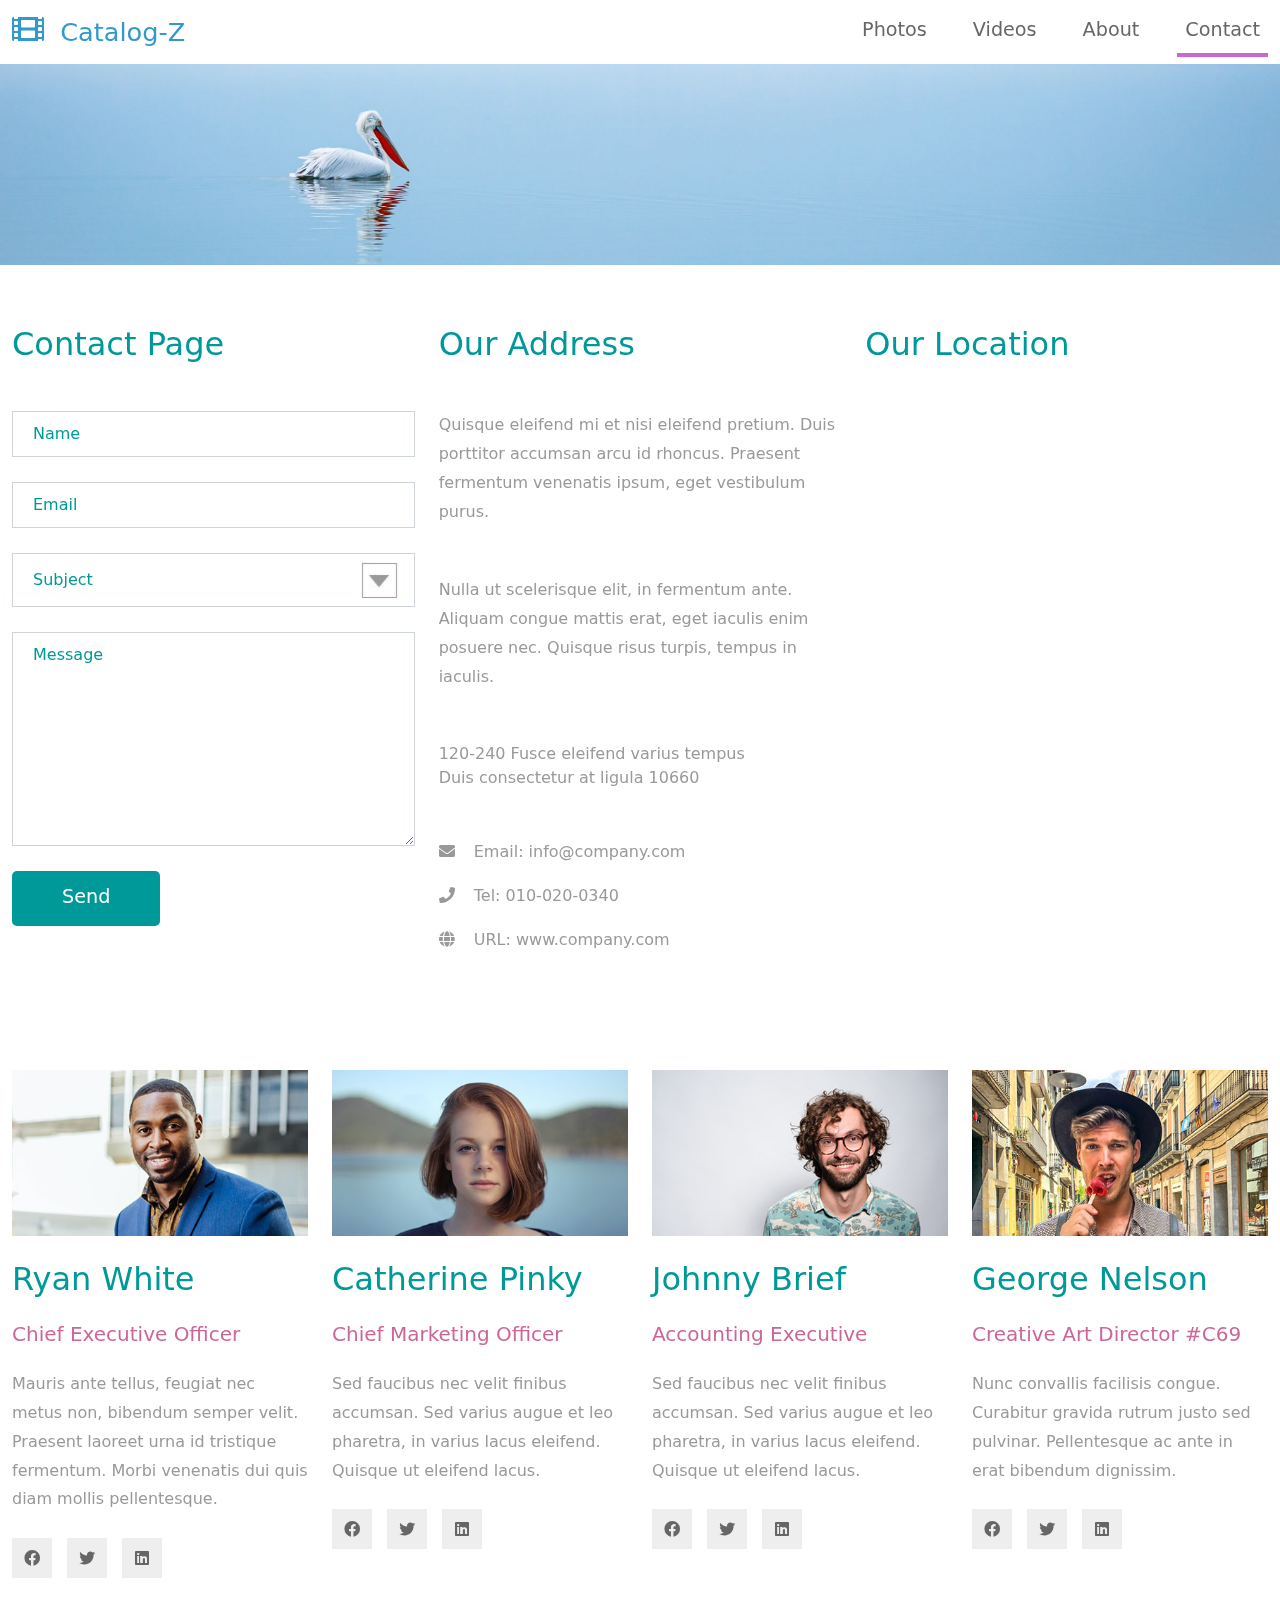
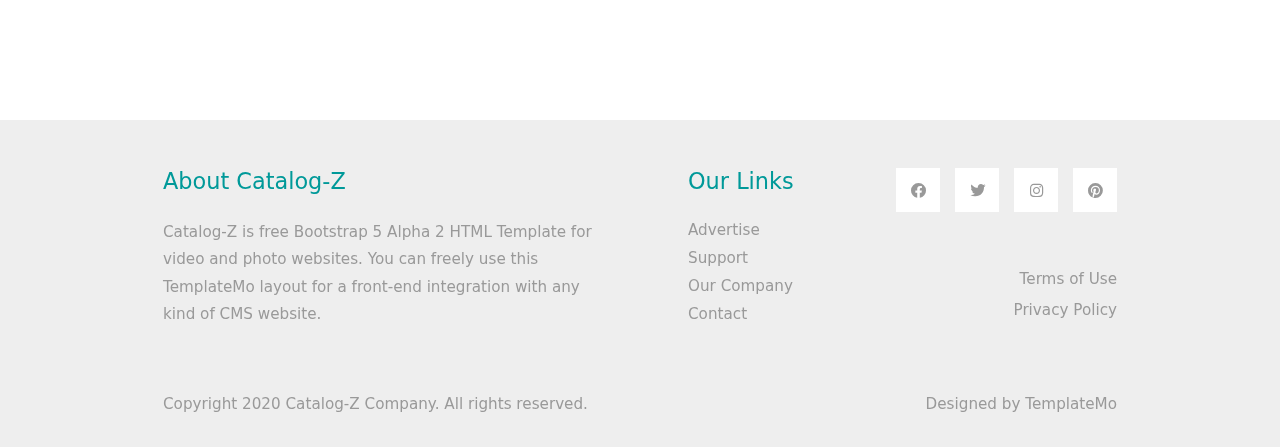
<file: Gallerywebsite/contact.html>
<!DOCTYPE html>
<html lang="en">
<head>
    <meta charset="UTF-8">
    <meta name="viewport" content="width=device-width, initial-scale=1.0">
    <title>Catalog-Z Contact page</title>
    <link rel="stylesheet" href="css/bootstrap.min.css">
    <link rel="stylesheet" href="fontawesome/css/all.min.css">
    <link rel="stylesheet" href="css/templatemo-style.css">
<!--
    
TemplateMo 556 Catalog-Z

https://templatemo.com/tm-556-catalog-z

-->
</head>
<body>
    <!-- Page Loader -->
    <div id="loader-wrapper">
        <div id="loader"></div>

        <div class="loader-section section-left"></div>
        <div class="loader-section section-right"></div>

    </div>
    <nav class="navbar navbar-expand-lg">
        <div class="container-fluid">
            <a class="navbar-brand" href="index.html">
                <i class="fas fa-film mr-2"></i>
                Catalog-Z
            </a>
            <button class="navbar-toggler" type="button" data-toggle="collapse" data-target="#navbarSupportedContent" aria-controls="navbarSupportedContent" aria-expanded="false" aria-label="Toggle navigation">
                <i class="fas fa-bars"></i>
            </button>
            <div class="collapse navbar-collapse" id="navbarSupportedContent">
            <ul class="navbar-nav ml-auto mb-2 mb-lg-0">
                <li class="nav-item">
                    <a class="nav-link nav-link-1" href="index.html">Photos</a>
                </li>
                <li class="nav-item">
                    <a class="nav-link nav-link-2" href="videos.html">Videos</a>
                </li>
                <li class="nav-item">
                    <a class="nav-link nav-link-3" href="about.html">About</a>
                </li>
                <li class="nav-item">
                    <a class="nav-link nav-link-4 active" aria-current="page" href="contact.html">Contact</a>
                </li>
            </ul>
            </div>
        </div>
    </nav>

    <div class="tm-hero d-flex justify-content-center align-items-center" data-parallax="scroll" data-image-src="img/hero.jpg"></div>

    <div class="container-fluid tm-mt-60">
        <div class="row tm-mb-50">
            <div class="col-lg-4 col-12 mb-5">
                <h2 class="tm-text-primary mb-5">Contact Page</h2>
                <form id="contact-form" action="" method="POST" class="tm-contact-form mx-auto">
                    <div class="form-group">
                        <input type="text" name="name" class="form-control rounded-0" placeholder="Name" required />
                    </div>
                    <div class="form-group">
                        <input type="email" name="email" class="form-control rounded-0" placeholder="Email" required />
                    </div>
                    <div class="form-group">
                        <select class="form-control" id="contact-select" name="inquiry">
                            <option value="-">Subject</option>
                            <option value="sales">Sales &amp; Marketing</option>
                            <option value="creative">Creative Design</option>
                            <option value="uiux">UI / UX</option>
                        </select>
                    </div>
                    <div class="form-group">
                        <textarea rows="8" name="message" class="form-control rounded-0" placeholder="Message" required=></textarea>
                    </div>

                    <div class="form-group tm-text-right">
                        <button type="submit" class="btn btn-primary">Send</button>
                    </div>
                </form>                
            </div>
            <div class="col-lg-4 col-12 mb-5">
                <div class="tm-address-col">
                    <h2 class="tm-text-primary mb-5">Our Address</h2>
                    <p class="tm-mb-50">Quisque eleifend mi et nisi eleifend pretium. Duis porttitor accumsan arcu id rhoncus. Praesent fermentum venenatis ipsum, eget vestibulum purus. </p>
                    <p class="tm-mb-50">Nulla ut scelerisque elit, in fermentum ante. Aliquam congue mattis erat, eget iaculis enim posuere nec. Quisque risus turpis, tempus in iaculis.</p>
                    <address class="tm-text-gray tm-mb-50">
                        120-240 Fusce eleifend varius tempus<br>
                        Duis consectetur at ligula 10660
                    </address>
                    <ul class="tm-contacts">
                        <li>
                            <a href="#" class="tm-text-gray">
                                <i class="fas fa-envelope"></i>
                                Email: info@company.com
                            </a>
                        </li>
                        <li>
                            <a href="#" class="tm-text-gray">
                                <i class="fas fa-phone"></i>
                                Tel: 010-020-0340
                            </a>
                        </li>
                        <li>
                            <a href="#" class="tm-text-gray">
                                <i class="fas fa-globe"></i>
                                URL: www.company.com
                            </a>
                        </li>
                    </ul>
                </div>                
            </div>
            <div class="col-lg-4 col-12">
                <h2 class="tm-text-primary mb-5">Our Location</h2>
                <!-- Map -->
                <div class="mapouter mb-4">
                    <div class="gmap-canvas">
                        <iframe width="100%" height="520" id="gmap-canvas"
                            src="https://maps.google.com/maps?q=Av.+L%C3%BAcio+Costa,+Rio+de+Janeiro+-+RJ,+Brazil&t=&z=13&ie=UTF8&iwloc=&output=embed"
                            frameborder="0" scrolling="no" marginheight="0" marginwidth="0"></iframe>
                    </div>
                </div>               
            </div>
        </div>
        <div class="row tm-mb-74 tm-people-row">
            <div class="col-lg-3 col-md-6 col-sm-6 col-12 mb-5">
                <img src="img/people-1.jpg" alt="Image" class="mb-4 img-fluid">
                <h2 class="tm-text-primary mb-4">Ryan White</h2>
                <h3 class="tm-text-secondary h5 mb-4">Chief Executive Officer</h3>
                <p class="mb-4">
                    Mauris ante tellus, feugiat nec metus non, bibendum semper velit. Praesent laoreet urna id tristique fermentum. Morbi venenatis dui quis diam mollis pellentesque.
                </p>
                <ul class="tm-social pl-0 mb-0">
                    <li><a href="https://facebook.com"><i class="fab fa-facebook"></i></a></li>
                    <li><a href="https://twitter.com"><i class="fab fa-twitter"></i></a></li>
                    <li><a href="https://linkedin.com"><i class="fab fa-linkedin"></i></a></li>
                </ul>
            </div>
            <div class="col-lg-3 col-md-6 col-sm-6 col-12 mb-5">
                <img src="img/people-2.jpg" alt="Image" class="mb-4 img-fluid">
                <h2 class="tm-text-primary mb-4">Catherine Pinky</h2>
                <h3 class="tm-text-secondary h5 mb-4">Chief Marketing Officer</h3>
                <p class="mb-4">
                    Sed faucibus nec velit finibus accumsan. Sed varius augue et leo pharetra, in varius lacus eleifend. Quisque ut eleifend lacus.
                </p>
                <ul class="tm-social pl-0 mb-0">
                    <li><a href="https://facebook.com"><i class="fab fa-facebook"></i></a></li>
                    <li><a href="https://twitter.com"><i class="fab fa-twitter"></i></a></li>
                    <li><a href="https://linkedin.com"><i class="fab fa-linkedin"></i></a></li>
                </ul>
            </div>
            <div class="col-lg-3 col-md-6 col-sm-6 col-12 mb-5">
                <img src="img/people-3.jpg" alt="Image" class="mb-4 img-fluid">
                <h2 class="tm-text-primary mb-4">Johnny Brief</h2>
                <h3 class="tm-text-secondary h5 mb-4">Accounting Executive</h3>
                <p class="mb-4">
                    Sed faucibus nec velit finibus accumsan. Sed varius augue et leo pharetra, in varius lacus eleifend. Quisque ut eleifend lacus.
                </p>
                <ul class="tm-social pl-0 mb-0">
                    <li><a href="https://facebook.com"><i class="fab fa-facebook"></i></a></li>
                    <li><a href="https://twitter.com"><i class="fab fa-twitter"></i></a></li>
                    <li><a href="https://linkedin.com"><i class="fab fa-linkedin"></i></a></li>
                </ul>
            </div>
            <div class="col-lg-3 col-md-6 col-sm-6 col-12 mb-5">
                <img src="img/people-4.jpg" alt="Image" class="mb-4 img-fluid">
                <h2 class="tm-text-primary mb-4">George Nelson</h2>
                <h3 class="tm-text-secondary h5 mb-4">Creative Art Director #C69</h3>
                <p class="mb-4">
                    Nunc convallis facilisis congue. Curabitur gravida rutrum justo sed pulvinar. Pellentesque ac ante in erat bibendum dignissim.
                </p>
                <ul class="tm-social pl-0 mb-0">
                    <li><a href="https://facebook.com"><i class="fab fa-facebook"></i></a></li>
                    <li><a href="https://twitter.com"><i class="fab fa-twitter"></i></a></li>
                    <li><a href="https://linkedin.com"><i class="fab fa-linkedin"></i></a></li>
                </ul>
            </div>
        </div>
    </div> <!-- container-fluid, tm-container-content -->

    <footer class="tm-bg-gray pt-5 pb-3 tm-text-gray tm-footer">
        <div class="container-fluid tm-container-small">
            <div class="row">
                <div class="col-lg-6 col-md-12 col-12 px-5 mb-5">
                    <h3 class="tm-text-primary mb-4 tm-footer-title">About Catalog-Z</h3>
                    <p>Catalog-Z is free Bootstrap 5 Alpha 2 HTML Template for video and photo websites. You can freely use this TemplateMo layout for a front-end integration with any kind of CMS website.</p>
                </div>
                <div class="col-lg-3 col-md-6 col-sm-6 col-12 px-5 mb-5">
                    <h3 class="tm-text-primary mb-4 tm-footer-title">Our Links</h3>
                    <ul class="tm-footer-links pl-0">
                        <li><a href="#">Advertise</a></li>
                        <li><a href="#">Support</a></li>
                        <li><a href="#">Our Company</a></li>
                        <li><a href="#">Contact</a></li>
                    </ul>
                </div>
                <div class="col-lg-3 col-md-6 col-sm-6 col-12 px-5 mb-5">
                    <ul class="tm-social-links d-flex justify-content-end pl-0 mb-5">
                        <li class="mb-2"><a href="https://facebook.com"><i class="fab fa-facebook"></i></a></li>
                        <li class="mb-2"><a href="https://twitter.com"><i class="fab fa-twitter"></i></a></li>
                        <li class="mb-2"><a href="https://instagram.com"><i class="fab fa-instagram"></i></a></li>
                        <li class="mb-2"><a href="https://pinterest.com"><i class="fab fa-pinterest"></i></a></li>
                    </ul>
                    <a href="#" class="tm-text-gray text-right d-block mb-2">Terms of Use</a>
                    <a href="#" class="tm-text-gray text-right d-block">Privacy Policy</a>
                </div>
            </div>
            <div class="row">
                <div class="col-lg-8 col-md-7 col-12 px-5 mb-3">
                    Copyright 2020 Catalog-Z Company. All rights reserved.
                </div>
                <div class="col-lg-4 col-md-5 col-12 px-5 text-right">
                    Designed by <a href="https://templatemo.com" class="tm-text-gray" rel="sponsored" target="_parent">TemplateMo</a>
                </div>
            </div>
        </div>
    </footer>
    
    <script src="js/plugins.js"></script>
    <script>
        $(window).on("load", function() {
            $('body').addClass('loaded');
        });
    </script>
</body>
</html>
</file>
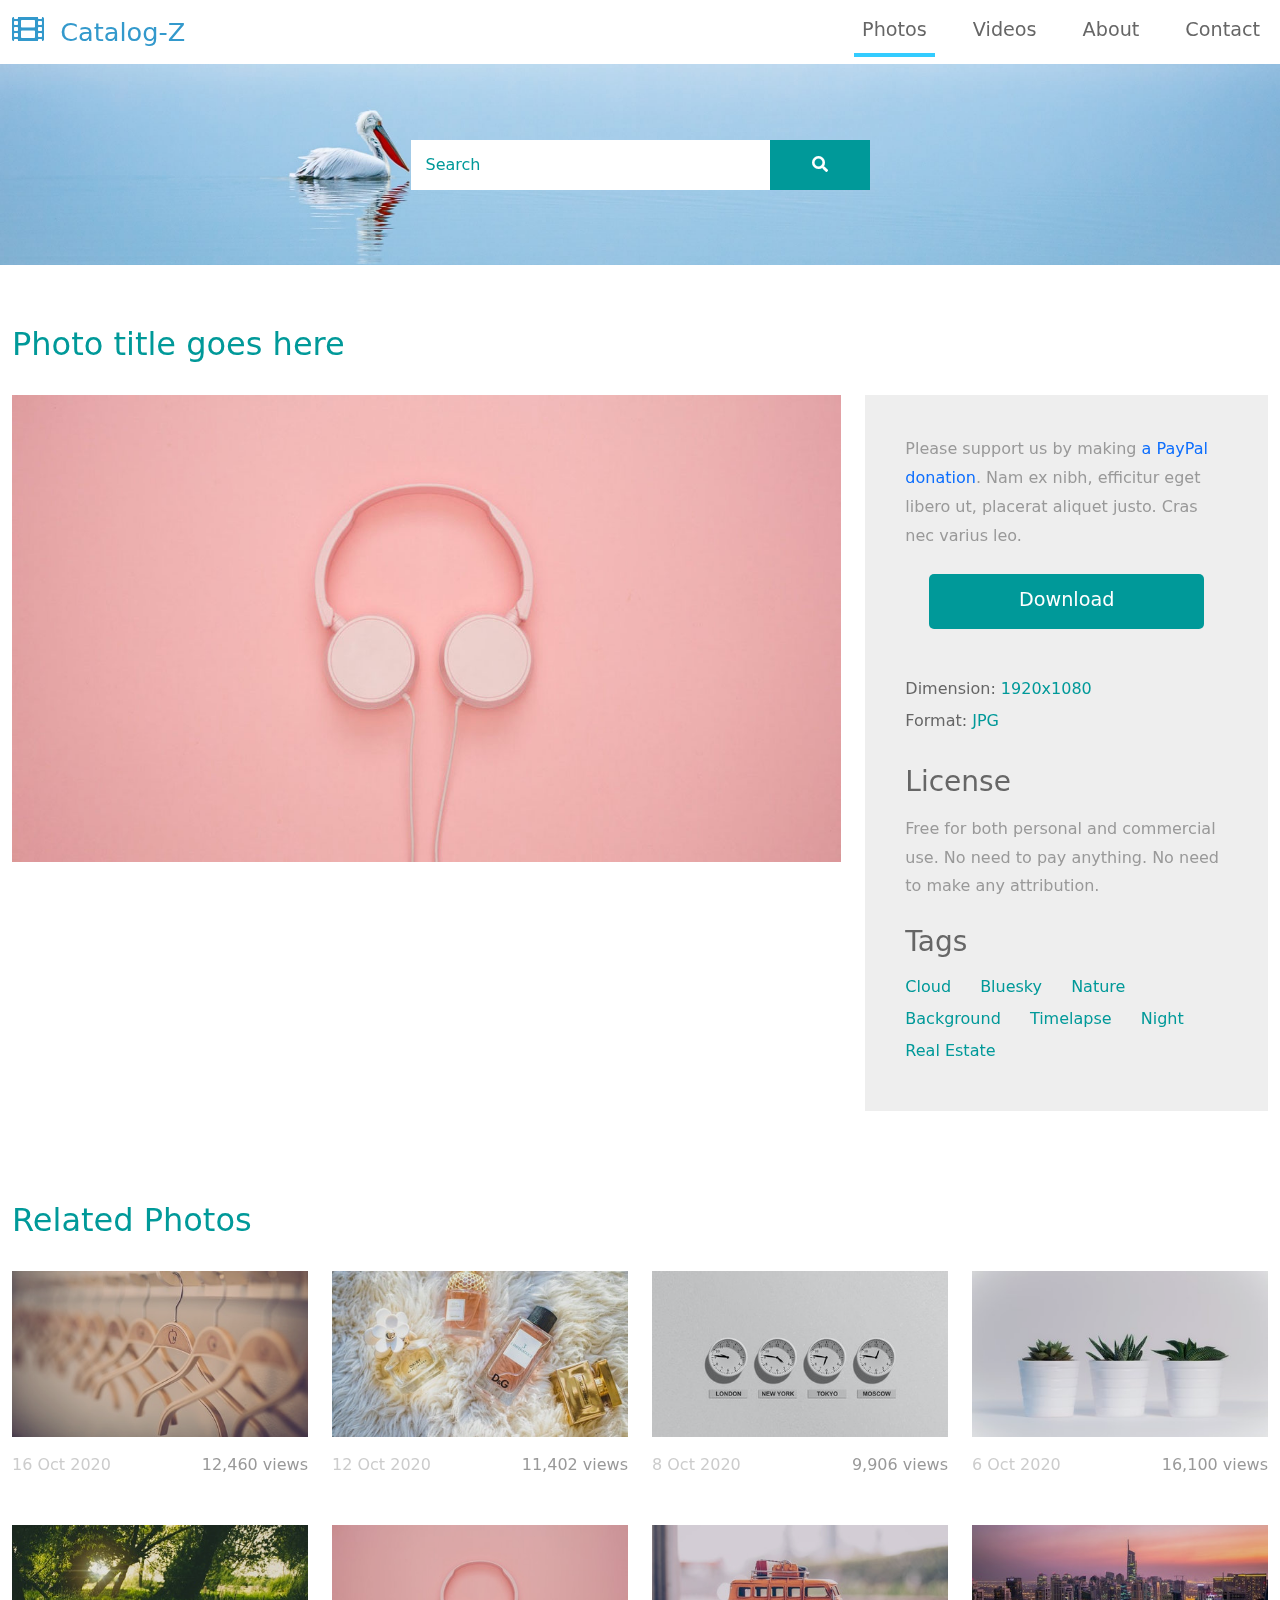
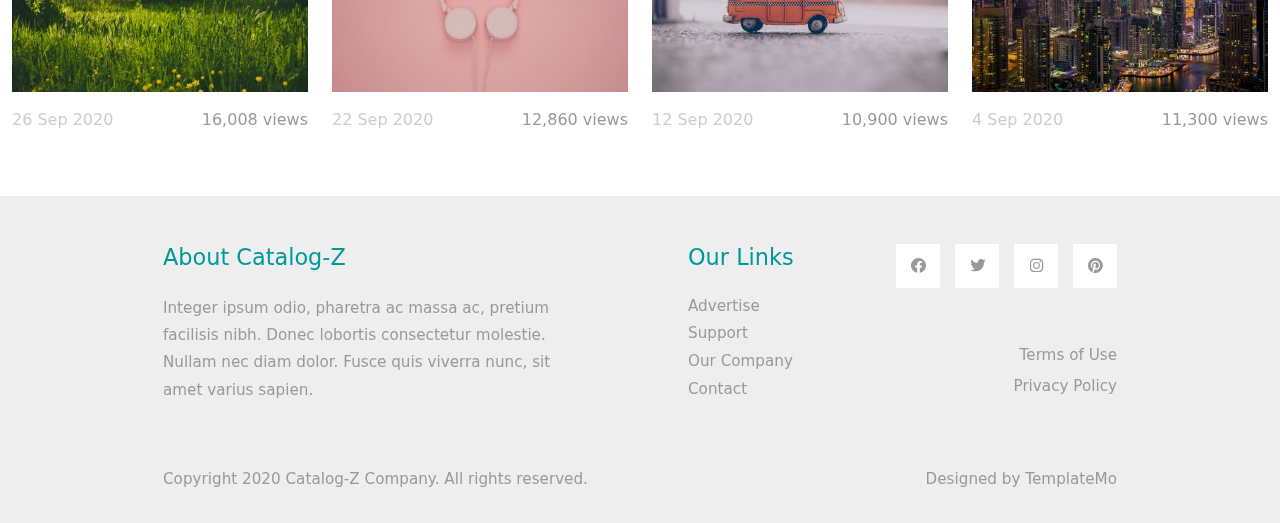
<file: Gallerywebsite/photo-detail.html>
<!DOCTYPE html>
<html lang="en">
<head>
    <meta charset="UTF-8">
    <meta name="viewport" content="width=device-width, initial-scale=1.0">
    <title>Catalog-Z Photo Detail Page</title>
    <link rel="stylesheet" href="css/bootstrap.min.css">
    <link rel="stylesheet" href="fontawesome/css/all.min.css">
    <link rel="stylesheet" href="css/templatemo-style.css">
<!--
    
TemplateMo 556 Catalog-Z

https://templatemo.com/tm-556-catalog-z

-->
</head>
<body>
    <!-- Page Loader -->
    <div id="loader-wrapper">
        <div id="loader"></div>

        <div class="loader-section section-left"></div>
        <div class="loader-section section-right"></div>

    </div>
    <nav class="navbar navbar-expand-lg">
        <div class="container-fluid">
            <a class="navbar-brand" href="index.html">
                <i class="fas fa-film mr-2"></i>
                Catalog-Z
            </a>
            <button class="navbar-toggler" type="button" data-toggle="collapse" data-target="#navbarSupportedContent" aria-controls="navbarSupportedContent" aria-expanded="false" aria-label="Toggle navigation">
                <i class="fas fa-bars"></i>
            </button>
            <div class="collapse navbar-collapse" id="navbarSupportedContent">
            <ul class="navbar-nav ml-auto mb-2 mb-lg-0">
                <li class="nav-item">
                    <a class="nav-link nav-link-1 active" aria-current="page" href="index.html">Photos</a>
                </li>
                <li class="nav-item">
                    <a class="nav-link nav-link-2" href="videos.html">Videos</a>
                </li>
                <li class="nav-item">
                    <a class="nav-link nav-link-3" href="about.html">About</a>
                </li>
                <li class="nav-item">
                    <a class="nav-link nav-link-4" href="contact.html">Contact</a>
                </li>
            </ul>
            </div>
        </div>
    </nav>

    <div class="tm-hero d-flex justify-content-center align-items-center" data-parallax="scroll" data-image-src="img/hero.jpg">
        <form class="d-flex tm-search-form">
            <input class="form-control tm-search-input" type="search" placeholder="Search" aria-label="Search">
            <button class="btn btn-outline-success tm-search-btn" type="submit">
                <i class="fas fa-search"></i>
            </button>
        </form>
    </div>

    <div class="container-fluid tm-container-content tm-mt-60">
        <div class="row mb-4">
            <h2 class="col-12 tm-text-primary">Photo title goes here</h2>
        </div>
        <div class="row tm-mb-90">            
            <div class="col-xl-8 col-lg-7 col-md-6 col-sm-12">
                <img src="img/img-01-big.jpg" alt="Image" class="img-fluid">
            </div>
            <div class="col-xl-4 col-lg-5 col-md-6 col-sm-12">
                <div class="tm-bg-gray tm-video-details">
                    <p class="mb-4">
                        Please support us by making <a href="https://paypal.me/templatemo" target="_parent" rel="sponsored">a PayPal donation</a>. Nam ex nibh, efficitur eget libero ut, placerat aliquet justo. Cras nec varius leo.
                    </p>
                    <div class="text-center mb-5">
                        <a href="#" class="btn btn-primary tm-btn-big">Download</a>
                    </div>                    
                    <div class="mb-4 d-flex flex-wrap">
                        <div class="mr-4 mb-2">
                            <span class="tm-text-gray-dark">Dimension: </span><span class="tm-text-primary">1920x1080</span>
                        </div>
                        <div class="mr-4 mb-2">
                            <span class="tm-text-gray-dark">Format: </span><span class="tm-text-primary">JPG</span>
                        </div>
                    </div>
                    <div class="mb-4">
                        <h3 class="tm-text-gray-dark mb-3">License</h3>
                        <p>Free for both personal and commercial use. No need to pay anything. No need to make any attribution.</p>
                    </div>
                    <div>
                        <h3 class="tm-text-gray-dark mb-3">Tags</h3>
                        <a href="#" class="tm-text-primary mr-4 mb-2 d-inline-block">Cloud</a>
                        <a href="#" class="tm-text-primary mr-4 mb-2 d-inline-block">Bluesky</a>
                        <a href="#" class="tm-text-primary mr-4 mb-2 d-inline-block">Nature</a>
                        <a href="#" class="tm-text-primary mr-4 mb-2 d-inline-block">Background</a>
                        <a href="#" class="tm-text-primary mr-4 mb-2 d-inline-block">Timelapse</a>
                        <a href="#" class="tm-text-primary mr-4 mb-2 d-inline-block">Night</a>
                        <a href="#" class="tm-text-primary mr-4 mb-2 d-inline-block">Real Estate</a>
                    </div>
                </div>
            </div>
        </div>
        <div class="row mb-4">
            <h2 class="col-12 tm-text-primary">
                Related Photos
            </h2>
        </div>
        <div class="row mb-3 tm-gallery">
            <div class="col-xl-3 col-lg-4 col-md-6 col-sm-6 col-12 mb-5">
                <figure class="effect-ming tm-video-item">
                    <img src="img/img-01.jpg" alt="Image" class="img-fluid">
                    <figcaption class="d-flex align-items-center justify-content-center">
                        <h2>Hangers</h2>
                        <a href="#">View more</a>
                    </figcaption>                    
                </figure>
                <div class="d-flex justify-content-between tm-text-gray">
                    <span class="tm-text-gray-light">16 Oct 2020</span>
                    <span>12,460 views</span>
                </div>
            </div>
            <div class="col-xl-3 col-lg-4 col-md-6 col-sm-6 col-12 mb-5">
                <figure class="effect-ming tm-video-item">
                    <img src="img/img-02.jpg" alt="Image" class="img-fluid">
                    <figcaption class="d-flex align-items-center justify-content-center">
                        <h2>Perfumes</h2>
                        <a href="#">View more</a>
                    </figcaption>                    
                </figure>
                <div class="d-flex justify-content-between tm-text-gray">
                    <span class="tm-text-gray-light">12 Oct 2020</span>
                    <span>11,402 views</span>
                </div>
            </div>
            <div class="col-xl-3 col-lg-4 col-md-6 col-sm-6 col-12 mb-5">
                <figure class="effect-ming tm-video-item">
                    <img src="img/img-03.jpg" alt="Image" class="img-fluid">
                    <figcaption class="d-flex align-items-center justify-content-center">
                        <h2>Clocks</h2>
                        <a href="#">View more</a>
                    </figcaption>                    
                </figure>
                <div class="d-flex justify-content-between tm-text-gray">
                    <span class="tm-text-gray-light">8 Oct 2020</span>
                    <span>9,906 views</span>
                </div>
            </div>
            <div class="col-xl-3 col-lg-4 col-md-6 col-sm-6 col-12 mb-5">
                <figure class="effect-ming tm-video-item">
                    <img src="img/img-04.jpg" alt="Image" class="img-fluid">
                    <figcaption class="d-flex align-items-center justify-content-center">
                        <h2>Plants</h2>
                        <a href="#">View more</a>
                    </figcaption>                    
                </figure>
                <div class="d-flex justify-content-between tm-text-gray">
                    <span class="tm-text-gray-light">6 Oct 2020</span>
                    <span>16,100 views</span>
                </div>
            </div>
            <div class="col-xl-3 col-lg-4 col-md-6 col-sm-6 col-12 mb-5">
                <figure class="effect-ming tm-video-item">
                    <img src="img/img-05.jpg" alt="Image" class="img-fluid">
                    <figcaption class="d-flex align-items-center justify-content-center">
                        <h2>Morning</h2>
                        <a href="#">View more</a>
                    </figcaption>                    
                </figure>
                <div class="d-flex justify-content-between tm-text-gray">
                    <span class="tm-text-gray-light">26 Sep 2020</span>
                    <span>16,008 views</span>
                </div>
            </div>
            <div class="col-xl-3 col-lg-4 col-md-6 col-sm-6 col-12 mb-5">
                <figure class="effect-ming tm-video-item">
                    <img src="img/img-06.jpg" alt="Image" class="img-fluid">
                    <figcaption class="d-flex align-items-center justify-content-center">
                        <h2>Pinky</h2>
                        <a href="#">View more</a>
                    </figcaption>                    
                </figure>
                <div class="d-flex justify-content-between tm-text-gray">
                    <span class="tm-text-gray-light">22 Sep 2020</span>
                    <span>12,860 views</span>
                </div>
            </div>
            <div class="col-xl-3 col-lg-4 col-md-6 col-sm-6 col-12 mb-5">
                <figure class="effect-ming tm-video-item">
                    <img src="img/img-07.jpg" alt="Image" class="img-fluid">
                    <figcaption class="d-flex align-items-center justify-content-center">
                        <h2>Bus</h2>
                        <a href="#">View more</a>
                    </figcaption>                    
                </figure>
                <div class="d-flex justify-content-between tm-text-gray">
                    <span class="tm-text-gray-light">12 Sep 2020</span>
                    <span>10,900 views</span>
                </div>
            </div>
            <div class="col-xl-3 col-lg-4 col-md-6 col-sm-6 col-12 mb-5">
                <figure class="effect-ming tm-video-item">
                    <img src="img/img-08.jpg" alt="Image" class="img-fluid">
                    <figcaption class="d-flex align-items-center justify-content-center">
                        <h2>New York</h2>
                        <a href="#">View more</a>
                    </figcaption>                    
                </figure>
                <div class="d-flex justify-content-between tm-text-gray">
                    <span class="tm-text-gray-light">4 Sep 2020</span>
                    <span>11,300 views</span>
                </div>
            </div>        
        </div> <!-- row -->
    </div> <!-- container-fluid, tm-container-content -->

    <footer class="tm-bg-gray pt-5 pb-3 tm-text-gray tm-footer">
        <div class="container-fluid tm-container-small">
            <div class="row">
                <div class="col-lg-6 col-md-12 col-12 px-5 mb-5">
                    <h3 class="tm-text-primary mb-4 tm-footer-title">About Catalog-Z</h3>
                    <p>Integer ipsum odio, pharetra ac massa ac, pretium facilisis nibh. Donec lobortis consectetur molestie. Nullam nec diam dolor. Fusce quis viverra nunc, sit amet varius sapien.</p>
                </div>
                <div class="col-lg-3 col-md-6 col-sm-6 col-12 px-5 mb-5">
                    <h3 class="tm-text-primary mb-4 tm-footer-title">Our Links</h3>
                    <ul class="tm-footer-links pl-0">
                        <li><a href="#">Advertise</a></li>
                        <li><a href="#">Support</a></li>
                        <li><a href="#">Our Company</a></li>
                        <li><a href="#">Contact</a></li>
                    </ul>
                </div>
                <div class="col-lg-3 col-md-6 col-sm-6 col-12 px-5 mb-5">
                    <ul class="tm-social-links d-flex justify-content-end pl-0 mb-5">
                        <li class="mb-2"><a href="https://facebook.com"><i class="fab fa-facebook"></i></a></li>
                        <li class="mb-2"><a href="https://twitter.com"><i class="fab fa-twitter"></i></a></li>
                        <li class="mb-2"><a href="https://instagram.com"><i class="fab fa-instagram"></i></a></li>
                        <li class="mb-2"><a href="https://pinterest.com"><i class="fab fa-pinterest"></i></a></li>
                    </ul>
                    <a href="#" class="tm-text-gray text-right d-block mb-2">Terms of Use</a>
                    <a href="#" class="tm-text-gray text-right d-block">Privacy Policy</a>
                </div>
            </div>
            <div class="row">
                <div class="col-lg-8 col-md-7 col-12 px-5 mb-3">
                    Copyright 2020 Catalog-Z Company. All rights reserved.
                </div>
                <div class="col-lg-4 col-md-5 col-12 px-5 text-right">
                    Designed by <a href="https://templatemo.com" class="tm-text-gray" rel="sponsored" target="_parent">TemplateMo</a>
                </div>
            </div>
        </div>
    </footer>
    
    <script src="js/plugins.js"></script>
    <script>
        $(window).on("load", function() {
            $('body').addClass('loaded');
        });
    </script>
</body>
</html>
</file>
<file: Gallerywebsite/css/templatemo-style.css>
/*
    
TemplateMo 556 Catalog-Z

https://templatemo.com/tm-556-catalog-z

*/

#loader-wrapper {
    position: fixed;
    top: 0;
    left: 0;
    width: 100%;
    height: 100%;
    z-index: 1001;
}
#loader {
    display: block;
    position: relative;
    left: 50%;
    top: 50%;
    width: 150px;
    height: 150px;
    margin: -75px 0 0 -75px;
    border-radius: 50%;
    border: 3px solid transparent;
    border-top-color: #3498db;

    -webkit-animation: spin 2s linear infinite; /* Chrome, Opera 15+, Safari 5+ */
    animation: spin 2s linear infinite; /* Chrome, Firefox 16+, IE 10+, Opera */

    z-index: 1002;
}

    #loader:before {
        content: "";
        position: absolute;
        top: 5px;
        left: 5px;
        right: 5px;
        bottom: 5px;
        border-radius: 50%;
        border: 3px solid transparent;
        border-top-color: #e74c3c;

        -webkit-animation: spin 3s linear infinite; /* Chrome, Opera 15+, Safari 5+ */
        animation: spin 3s linear infinite; /* Chrome, Firefox 16+, IE 10+, Opera */
    }

    #loader:after {
        content: "";
        position: absolute;
        top: 15px;
        left: 15px;
        right: 15px;
        bottom: 15px;
        border-radius: 50%;
        border: 3px solid transparent;
        border-top-color: #f9c922;

        -webkit-animation: spin 1.5s linear infinite; /* Chrome, Opera 15+, Safari 5+ */
          animation: spin 1.5s linear infinite; /* Chrome, Firefox 16+, IE 10+, Opera */
    }

    @-webkit-keyframes spin {
        0%   { 
            -webkit-transform: rotate(0deg);  /* Chrome, Opera 15+, Safari 3.1+ */
            -ms-transform: rotate(0deg);  /* IE 9 */
            transform: rotate(0deg);  /* Firefox 16+, IE 10+, Opera */
        }
        100% {
            -webkit-transform: rotate(360deg);  /* Chrome, Opera 15+, Safari 3.1+ */
            -ms-transform: rotate(360deg);  /* IE 9 */
            transform: rotate(360deg);  /* Firefox 16+, IE 10+, Opera */
        }
    }
    @keyframes spin {
        0%   { 
            -webkit-transform: rotate(0deg);  /* Chrome, Opera 15+, Safari 3.1+ */
            -ms-transform: rotate(0deg);  /* IE 9 */
            transform: rotate(0deg);  /* Firefox 16+, IE 10+, Opera */
        }
        100% {
            -webkit-transform: rotate(360deg);  /* Chrome, Opera 15+, Safari 3.1+ */
            -ms-transform: rotate(360deg);  /* IE 9 */
            transform: rotate(360deg);  /* Firefox 16+, IE 10+, Opera */
        }
    }

    #loader-wrapper .loader-section {
        position: fixed;
        top: 0;
        width: 51%;
        height: 100%;
        background: #222222;
        z-index: 1001;
        -webkit-transform: translateX(0);  /* Chrome, Opera 15+, Safari 3.1+ */
        -ms-transform: translateX(0);  /* IE 9 */
        transform: translateX(0);  /* Firefox 16+, IE 10+, Opera */
    }

    #loader-wrapper .loader-section.section-left {
        left: 0;
    }

    #loader-wrapper .loader-section.section-right {
        right: 0;
    }

    /* Loaded */
    .loaded #loader-wrapper .loader-section.section-left {
        -webkit-transform: translateX(-100%);  /* Chrome, Opera 15+, Safari 3.1+ */
            -ms-transform: translateX(-100%);  /* IE 9 */
                transform: translateX(-100%);  /* Firefox 16+, IE 10+, Opera */

        -webkit-transition: all 0.7s 0.3s cubic-bezier(0.645, 0.045, 0.355, 1.000);  
                transition: all 0.7s 0.3s cubic-bezier(0.645, 0.045, 0.355, 1.000);
    }

    .loaded #loader-wrapper .loader-section.section-right {
        -webkit-transform: translateX(100%);  /* Chrome, Opera 15+, Safari 3.1+ */
            -ms-transform: translateX(100%);  /* IE 9 */
                transform: translateX(100%);  /* Firefox 16+, IE 10+, Opera */

-webkit-transition: all 0.7s 0.3s cubic-bezier(0.645, 0.045, 0.355, 1.000);  
        transition: all 0.7s 0.3s cubic-bezier(0.645, 0.045, 0.355, 1.000);
    }
    
    .loaded #loader {
        opacity: 0;
        -webkit-transition: all 0.3s ease-out;  
                transition: all 0.3s ease-out;
    }
    .loaded #loader-wrapper {
        visibility: hidden;

        -webkit-transform: translateY(-100%);  /* Chrome, Opera 15+, Safari 3.1+ */
            -ms-transform: translateY(-100%);  /* IE 9 */
                transform: translateY(-100%);  /* Firefox 16+, IE 10+, Opera */

        -webkit-transition: all 0.3s 1s ease-out;  
                transition: all 0.3s 1s ease-out;
    }

p { line-height: 1.8; }

a { 
    text-decoration: none;
    transition: all 0.3s ease; 
}
a:hover { color:#009999; }
.container-fluid { max-width: 1770px; }
.tm-container-small { max-width: 1050px; }
.btn { border-radius: 0; }
.btn-primary {
    background-color: #009999;
    border: 0;
    border-radius: 5px;
    padding: 12px 50px 14px;
    font-size: 1.2rem;
}

.btn-primary:hover,
.btn-primary:focus {
    background-color:#086969;
}

.btn-primary.disabled, 
.btn-primary:disabled {
    background-color: #009999;
    pointer-events: all;
    cursor: not-allowed;
}

.form-control {
	padding: 10px 20px;
	width: 100%;
	height: auto;
}

.form-group { margin-bottom: 25px; }
.tm-btn-big { padding: 12px 90px 14px; }

.navbar-toggler:focus { box-shadow: none; }
.navbar-brand {
    color: #3399CC;
    font-size: 1.6rem;
}

.navbar-brand i { font-size: 2rem; }

.tm-hero {
    min-height: 200px;
    background: transparent;
}

.tm-mt-60 { margin-top: 60px; }
.tm-mb-50 { margin-bottom: 50px; }
.tm-mb-74 { margin-bottom: 74px; }
.tm-mb-90 { margin-bottom: 90px; }
.tm-text-primary { color: #009999; }
.tm-text-secondary { color: #CC6699; }
a.tm-text-primary:hover { color:#666666; }
.tm-bg-gray { background-color: #EEEEEE; }
.tm-input-paging {
    width: 40px;
    border-radius: 0;
    border: 1px solid #CCCCCC;
    background: #f4f4f4;
    text-align: center;
}

.nav-item { margin-right: 30px; }
.nav-item:last-child { margin-right: 0; }

.nav-link {
    color: #666666;
    border-bottom: 4px solid transparent;
    font-size: 1.2rem;
}

.nav-link-1.active,
.nav-link-1:hover {
    border-color: #33CCFF;
}

.nav-link-2.active,
.nav-link-2:hover {
    border-color: #FF6666;
}

.nav-link-3.active,
.nav-link-3:hover {
    border-color: #33CC66;
}

.nav-link-4.active,
.nav-link-4:hover {
    border-color: #CC66CC;
}

.tm-search-input {
    width: 360px;
    border-radius: 0;
    padding: 12px 15px;
    color: #009999;
    border: none;
}

.tm-search-input:focus {
    border-color: #009999;
    box-shadow: 0 0 0 0.25rem rgb(0 153 153 / 0.25);
}

.tm-search-input::placeholder { /* Chrome, Firefox, Opera, Safari 10.1+ */
    color: #009999;
    opacity: 1; /* Firefox */
}
  
.tm-search-input::-ms-input-placeholder { /* Microsoft Edge */
    color: #009999;
}

.tm-search-btn {
    color: white;
    background-color: #009999;
    border: none;
    width: 100px;
    height: 50px;
    margin-left: -1px;
}

p, .tm-text-gray { color: #999; }
.tm-text-gray-light { color: #CCC; }
.tm-text-gray-dark { color: #666; }

.tm-video-item {
    position: relative;
    overflow: hidden;
    text-align: center;
    cursor: pointer;
}

.tm-video-item img {
    position: relative;
    display: block;
    min-height: 100%;
    max-width: 100%;
    opacity: 0.8;
}

.tm-video-item figcaption {
    padding: 2em;
    color: #fff;
    text-transform: uppercase;
    font-size: 1.25em;
    -webkit-backface-visibility: hidden;
	backface-visibility: hidden;
}

.tm-video-item figcaption::before,
.tm-video-item figcaption::after {
    pointer-events: none;
}

.tm-video-item figcaption,
.tm-video-item figcaption > a {
    position: absolute;
    top: 0;
    left: 0;
    width: 100%;
    height: 100%;
}

.tm-video-item figcaption > a {
	z-index: 1000;
	text-indent: 200%;
	white-space: nowrap;
	font-size: 0;
	opacity: 0;
}

.tm-video-item h2 {
    word-spacing: -0.15em;
    font-weight: 300;
}

.tm-video-item h2,
.tm-video-item p {
    margin: 0;
}

.tm-video-item p {
    letter-spacing: 1px;
    font-size: 68.5%;
}

.tm-gallery div.d-block { animation: show .5s ease; }

@keyframes show {
    0% {
    	opacity: 0;
    	transform: scale(0.9);
    }
    100% {
    	opacity: 1;
    	transform: scale(1);
    }
}

.tm-paging-link {
    display: flex;
    justify-content: center;
    align-items: center;
    width: 60px;
    height: 60px;
    font-size: 1.1rem;
    color: #999;
    background-color: #EEEEEE;
    margin: 10px;
    border-radius: 5px;
    text-decoration: none;
    transition: all 0.3s ease;
}

.tm-paging-link:hover,
.tm-paging-link.active {
    background-color: #009999;
    color: #fff; 
}

/*---------------*/
/***** Ming *****/
/*---------------*/

figure.effect-ming {
	background: #030c17;
}

figure.effect-ming img {
	opacity: 0.9;
	-webkit-transition: opacity 0.35s;
	transition: opacity 0.35s;
}

figure.effect-ming figcaption::before {
	position: absolute;
	top: 30px;
	right: 30px;
	bottom: 30px;
	left: 30px;
	border: 2px solid #fff;
	box-shadow: 0 0 0 30px rgba(255,255,255,0.2);
	content: '';
	opacity: 0;
	-webkit-transition: opacity 0.35s, -webkit-transform 0.35s;
	transition: opacity 0.35s, transform 0.35s;
	-webkit-transform: scale3d(1.4,1.4,1);
	transform: scale3d(1.4,1.4,1);
}

figure.effect-ming h2 {
    font-size: 1.3em;
	opacity: 0;
	-webkit-transition: opacity 0.35s, -webkit-transform 0.35s;
	transition: opacity 0.35s, transform 0.35s;
	-webkit-transform: scale(1.5);
	transform: scale(1.5);
}

figure.effect-ming:hover figcaption::before,
figure.effect-ming:hover h2 {
	opacity: 1;
	-webkit-transform: scale3d(1,1,1);
	transform: scale3d(1,1,1);
}

figure.effect-ming:hover figcaption { background-color: rgba(58,52,42,0); }
figure.effect-ming:hover img { opacity: 0.4; }

.tm-footer-links li {
    list-style: none;
    margin-bottom: 5px;    
}

.tm-footer-links li a { color: #999999; }
.tm-footer-links li a:hover { color: #009999; }

.tm-social-links li {
    list-style: none;
    margin-right: 15px;
}

.tm-social-links li:last-child { margin-right: 0; }

.tm-social-links li a  {
    color: #999999;
    width: 44px;
    height: 44px;
    display: flex;
    background-color: #fff;
    align-items: center;
    justify-content: center;
}

.tm-social-links li a:hover {
    color: #fff;
    background-color: #009999;
}

.tm-footer { font-size: 0.95rem; }
.tm-footer-title { font-size: 1.4rem; }

/* Videos */
#tm-video-container {
    max-height: 400px;
    overflow: hidden;
    background-color: #333;
    margin-bottom: 90px;
    position: relative;
}

#tm-video {
    display: block;
    width: 100%;
    height: auto;
}

#tm-video-control-button {
    position: absolute;
    bottom: 20px;
    right: 20px;
    z-index: 1000;
    color: #e1e1e1;
}

.tm-video-details {
    height: 100%;
    padding: 40px;
}

/* About */
.tm-row-1640 { max-width: 1640px; }
.tm-about-2-col { max-width: 716px; }
.tm-about-3-col { max-width: 540px; }

.tm-about-2-col,
.tm-about-3-col {
    margin-bottom: 50px;
}

.tm-about-icon-container {
    width: 150px;
    height: 150px;
    border: 1px solid #009999;
    display: flex;
    align-items: center;
    justify-content: center;
}

.tm-about-img-text { max-width: 940px; }

/* Contact */
select.form-control { border-radius: 0; }
select.form-control option { height: 30px; }

select:not([multiple]) {
    -webkit-appearance: none;
    -moz-appearance: none;
    background-position: right 15px center;
    background-repeat: no-repeat;
    background-image: url(../img/select-arrow.png);
    padding: 14px 20px;
    padding-right: 20px;
    color: #666;
}

.mapouter{
    position:relative;
    height:480px;
    width:100%;
    max-width: 480px;
}

.gmap-canvas {
    overflow:hidden;
    background:none!important;
    height:480px;
    width:100%;
}

.tm-contact-form { max-width: 420px; }
.tm-address-col { max-width: 520px; }
.tm-contacts { padding-left: 0; }

.tm-contacts li {
    list-style: none;
    margin-bottom: 20px;
}

.tm-contacts li a i { width: 30px; }
.tm-social { display: flex; }

.tm-social li {
    list-style: none;
    margin-bottom: 20px;
    margin-right: 15px;
}

.tm-social li a i {
    width: 40px;
    height: 40px;
    color: #666666;
    background-color: #EEEEEE;
    display: flex;
    align-items: center;
    justify-content: center;
    transition: all 0.3s ease;
}

.tm-social li a:hover i {
    color: #fff;
    background-color: #009999;
}

.form-control,
input:-internal-autofill-selected,
select:not([multiple]) {
    color: #009999 !important;
}

.form-control::placeholder { /* Chrome, Firefox, Opera, Safari 10.1+ */
    color:  #009999;
    opacity: 1; /* Firefox */
}

@media (max-width: 991px) {
    .navbar-collapse {
        position: fixed;
        top: 50px;
        right: 0px;
        background: white;
        width: 150px;
        padding: 15px;
    }

    .tm-container-content { max-width: 870px; }
    .tm-contact-form, .tm-address-col, .mapouter { max-width: 100%; }
    .tm-people-row { max-width: 900px; }
}

@media (max-width: 767px) {
    .tm-paging-col { flex-direction: column; }
    .tm-paging { flex-wrap: wrap; }
    .tm-about-img-text { max-width: 640px; }
    .tm-about-2-col, .tm-about-3-col { margin-bottom: 50px; }
}

@media (max-width: 575px) {
    .tm-container-content { max-width: 420px; }

    .tm-search-form {
        padding-left: 15px;
        padding-right: 15px;
        width: 100%;
        justify-content: center;
    }

    .tm-search-input {
        width: 100%;
        max-width: 360px;
    }

    .tm-people-row { max-width: 420px; }
}

@media (max-width: 400px) {
    .tm-btn-big { padding: 12px 50px 14px; }
}

@media (max-width: 334px) {
    .tm-social-links {
        flex-wrap: wrap;
        justify-content: start !important;
    }

    .tm-social-links li { margin-right: 3px; }
}
</file>
<file: css/templatemo-style.css>
/*
    
TemplateMo 556 Catalog-Z

https://templatemo.com/tm-556-catalog-z

*/

#loader-wrapper {
    position: fixed;
    top: 0;
    left: 0;
    width: 100%;
    height: 100%;
    z-index: 1001;
}
#loader {
    display: block;
    position: relative;
    left: 50%;
    top: 50%;
    width: 150px;
    height: 150px;
    margin: -75px 0 0 -75px;
    border-radius: 50%;
    border: 3px solid transparent;
    border-top-color: #3498db;

    -webkit-animation: spin 2s linear infinite; /* Chrome, Opera 15+, Safari 5+ */
    animation: spin 2s linear infinite; /* Chrome, Firefox 16+, IE 10+, Opera */

    z-index: 1002;
}

    #loader:before {
        content: "";
        position: absolute;
        top: 5px;
        left: 5px;
        right: 5px;
        bottom: 5px;
        border-radius: 50%;
        border: 3px solid transparent;
        border-top-color: #e74c3c;

        -webkit-animation: spin 3s linear infinite; /* Chrome, Opera 15+, Safari 5+ */
        animation: spin 3s linear infinite; /* Chrome, Firefox 16+, IE 10+, Opera */
    }

    #loader:after {
        content: "";
        position: absolute;
        top: 15px;
        left: 15px;
        right: 15px;
        bottom: 15px;
        border-radius: 50%;
        border: 3px solid transparent;
        border-top-color: #f9c922;

        -webkit-animation: spin 1.5s linear infinite; /* Chrome, Opera 15+, Safari 5+ */
          animation: spin 1.5s linear infinite; /* Chrome, Firefox 16+, IE 10+, Opera */
    }

    @-webkit-keyframes spin {
        0%   { 
            -webkit-transform: rotate(0deg);  /* Chrome, Opera 15+, Safari 3.1+ */
            -ms-transform: rotate(0deg);  /* IE 9 */
            transform: rotate(0deg);  /* Firefox 16+, IE 10+, Opera */
        }
        100% {
            -webkit-transform: rotate(360deg);  /* Chrome, Opera 15+, Safari 3.1+ */
            -ms-transform: rotate(360deg);  /* IE 9 */
            transform: rotate(360deg);  /* Firefox 16+, IE 10+, Opera */
        }
    }
    @keyframes spin {
        0%   { 
            -webkit-transform: rotate(0deg);  /* Chrome, Opera 15+, Safari 3.1+ */
            -ms-transform: rotate(0deg);  /* IE 9 */
            transform: rotate(0deg);  /* Firefox 16+, IE 10+, Opera */
        }
        100% {
            -webkit-transform: rotate(360deg);  /* Chrome, Opera 15+, Safari 3.1+ */
            -ms-transform: rotate(360deg);  /* IE 9 */
            transform: rotate(360deg);  /* Firefox 16+, IE 10+, Opera */
        }
    }

    #loader-wrapper .loader-section {
        position: fixed;
        top: 0;
        width: 51%;
        height: 100%;
        background: #222222;
        z-index: 1001;
        -webkit-transform: translateX(0);  /* Chrome, Opera 15+, Safari 3.1+ */
        -ms-transform: translateX(0);  /* IE 9 */
        transform: translateX(0);  /* Firefox 16+, IE 10+, Opera */
    }

    #loader-wrapper .loader-section.section-left {
        left: 0;
    }

    #loader-wrapper .loader-section.section-right {
        right: 0;
    }

    /* Loaded */
    .loaded #loader-wrapper .loader-section.section-left {
        -webkit-transform: translateX(-100%);  /* Chrome, Opera 15+, Safari 3.1+ */
            -ms-transform: translateX(-100%);  /* IE 9 */
                transform: translateX(-100%);  /* Firefox 16+, IE 10+, Opera */

        -webkit-transition: all 0.7s 0.3s cubic-bezier(0.645, 0.045, 0.355, 1.000);  
                transition: all 0.7s 0.3s cubic-bezier(0.645, 0.045, 0.355, 1.000);
    }

    .loaded #loader-wrapper .loader-section.section-right {
        -webkit-transform: translateX(100%);  /* Chrome, Opera 15+, Safari 3.1+ */
            -ms-transform: translateX(100%);  /* IE 9 */
                transform: translateX(100%);  /* Firefox 16+, IE 10+, Opera */

-webkit-transition: all 0.7s 0.3s cubic-bezier(0.645, 0.045, 0.355, 1.000);  
        transition: all 0.7s 0.3s cubic-bezier(0.645, 0.045, 0.355, 1.000);
    }
    
    .loaded #loader {
        opacity: 0;
        -webkit-transition: all 0.3s ease-out;  
                transition: all 0.3s ease-out;
    }
    .loaded #loader-wrapper {
        visibility: hidden;

        -webkit-transform: translateY(-100%);  /* Chrome, Opera 15+, Safari 3.1+ */
            -ms-transform: translateY(-100%);  /* IE 9 */
                transform: translateY(-100%);  /* Firefox 16+, IE 10+, Opera */

        -webkit-transition: all 0.3s 1s ease-out;  
                transition: all 0.3s 1s ease-out;
    }

p { line-height: 1.8; }

a { 
    text-decoration: none;
    transition: all 0.3s ease; 
}
a:hover { color:#009999; }
.container-fluid { max-width: 1770px; }
.tm-container-small { max-width: 1050px; }
.btn { border-radius: 0; }
.btn-primary {
    background-color: #009999;
    border: 0;
    border-radius: 5px;
    padding: 12px 50px 14px;
    font-size: 1.2rem;
}

.btn-primary:hover,
.btn-primary:focus {
    background-color:#086969;
}

.btn-primary.disabled, 
.btn-primary:disabled {
    background-color: #009999;
    pointer-events: all;
    cursor: not-allowed;
}

.form-control {
	padding: 10px 20px;
	width: 100%;
	height: auto;
}

.form-group { margin-bottom: 25px; }
.tm-btn-big { padding: 12px 90px 14px; }

.navbar-toggler:focus { box-shadow: none; }
.navbar-brand {
    color: #3399CC;
    font-size: 1.6rem;
}

.navbar-brand i { font-size: 2rem; }

.tm-hero {
    height: 600px; /* adjust as needed */
    background-size: cover;
    background-position: center;
    position: relative;
    color: white;
}

.tm-hero .container {
    max-width: 800px;
}


.tm-mt-60 { margin-top: 60px; }
.tm-mb-50 { margin-bottom: 50px; }
.tm-mb-74 { margin-bottom: 74px; }
.tm-mb-90 { margin-bottom: 90px; }
.tm-text-primary { color: #009999; }
.tm-text-secondary { color: #CC6699; }
a.tm-text-primary:hover { color:#666666; }
.tm-bg-gray { background-color: #EEEEEE; }
.tm-input-paging {
    width: 40px;
    border-radius: 0;
    border: 1px solid #CCCCCC;
    background: #f4f4f4;
    text-align: center;
}

.nav-item { margin-right: 30px; }
.nav-item:last-child { margin-right: 0; }

.nav-link {
    color: #666666;
    border-bottom: 4px solid transparent;
    font-size: 1.2rem;
}

.nav-link-1.active,
.nav-link-1:hover {
    border-color: #33CCFF;
}

.nav-link-2.active,
.nav-link-2:hover {
    border-color: #FF6666;
}

.nav-link-3.active,
.nav-link-3:hover {
    border-color: #33CC66;
}

.nav-link-4.active,
.nav-link-4:hover {
    border-color: #CC66CC;
}

.tm-search-input {
    width: 360px;
    border-radius: 0;
    padding: 12px 15px;
    color: #009999;
    border: none;
}

.tm-search-input:focus {
    border-color: #009999;
    box-shadow: 0 0 0 0.25rem rgb(0 153 153 / 0.25);
}

.tm-search-input::placeholder { /* Chrome, Firefox, Opera, Safari 10.1+ */
    color: #009999;
    opacity: 1; /* Firefox */
}
  
.tm-search-input::-ms-input-placeholder { /* Microsoft Edge */
    color: #009999;
}

.tm-search-btn {
    color: white;
    background-color: #009999;
    border: none;
    width: 100px;
    height: 50px;
    margin-left: -1px;
}

p, .tm-text-gray { color: #999; }
.tm-text-gray-light { color: #CCC; }
.tm-text-gray-dark { color: #666; }

.tm-video-item {
    position: relative;
    overflow: hidden;
    text-align: center;
    cursor: pointer;
}

.tm-video-item img {
    position: relative;
    display: block;
    min-height: 100%;
    max-width: 100%;
    opacity: 0.8;
}

.tm-video-item figcaption {
    padding: 2em;
    color: #fff;
    text-transform: uppercase;
    font-size: 1.25em;
    -webkit-backface-visibility: hidden;
	backface-visibility: hidden;
}

.tm-video-item figcaption::before,
.tm-video-item figcaption::after {
    pointer-events: none;
}

.tm-video-item figcaption,
.tm-video-item figcaption > a {
    position: absolute;
    top: 0;
    left: 0;
    width: 100%;
    height: 100%;
}

.tm-video-item figcaption > a {
	z-index: 1000;
	text-indent: 200%;
	white-space: nowrap;
	font-size: 0;
	opacity: 0;
}

.tm-video-item h2 {
    word-spacing: -0.15em;
    font-weight: 300;
}

.tm-video-item h2,
.tm-video-item p {
    margin: 0;
}

.tm-video-item p {
    letter-spacing: 1px;
    font-size: 68.5%;
}

.tm-gallery div.d-block { animation: show .5s ease; }

@keyframes show {
    0% {
    	opacity: 0;
    	transform: scale(0.9);
    }
    100% {
    	opacity: 1;
    	transform: scale(1);
    }
}

.tm-paging-link {
    display: flex;
    justify-content: center;
    align-items: center;
    width: 60px;
    height: 60px;
    font-size: 1.1rem;
    color: #999;
    background-color: #EEEEEE;
    margin: 10px;
    border-radius: 5px;
    text-decoration: none;
    transition: all 0.3s ease;
}

.tm-paging-link:hover,
.tm-paging-link.active {
    background-color: #009999;
    color: #fff; 
}

/*---------------*/
/***** Ming *****/
/*---------------*/

figure.effect-ming {
	background: #030c17;
}

figure.effect-ming img {
	opacity: 0.9;
	-webkit-transition: opacity 0.35s;
	transition: opacity 0.35s;
}

figure.effect-ming figcaption::before {
	position: absolute;
	top: 30px;
	right: 30px;
	bottom: 30px;
	left: 30px;
	border: 2px solid #fff;
	box-shadow: 0 0 0 30px rgba(255,255,255,0.2);
	content: '';
	opacity: 0;
	-webkit-transition: opacity 0.35s, -webkit-transform 0.35s;
	transition: opacity 0.35s, transform 0.35s;
	-webkit-transform: scale3d(1.4,1.4,1);
	transform: scale3d(1.4,1.4,1);
}

figure.effect-ming ul {
    font-size: 1.3em;
	opacity: 0;
	-webkit-transition: opacity 0.35s, -webkit-transform 0.35s;
	transition: opacity 0.35s, transform 0.35s;
	-webkit-transform: scale(1.5);
	transform: scale(1.5);
}

figure.effect-ming:hover figcaption::before,
figure.effect-ming:hover ul {
	opacity: 1;
	-webkit-transform: scale3d(1,1,1);
	transform: scale3d(1,1,1);
}

figure.effect-ming:hover figcaption { background-color: rgba(58,52,42,0); }
figure.effect-ming:hover img { opacity: 0.4; }

.tm-footer-links li {
    list-style: none;
    margin-bottom: 5px;    
}

.tm-footer-links li a { color: #999999; }
.tm-footer-links li a:hover { color: #009999; }

.tm-social-links li {
    list-style: none;
    margin-right: 15px;
}

.tm-social-links li:last-child { margin-right: 0; }

.tm-social-links li a  {
    color: #999999;
    width: 44px;
    height: 44px;
    display: flex;
    background-color: #fff;
    align-items: center;
    justify-content: center;
}

.tm-social-links li a:hover {
    color: #fff;
    background-color: #009999;
}

.tm-footer { font-size: 0.95rem; }
.tm-footer-title { font-size: 1.4rem; }

/* Videos */
#tm-video-container {
    max-height: 400px;
    overflow: hidden;
    background-color: #333;
    margin-bottom: 90px;
    position: relative;
}

#tm-video {
    display: block;
    width: 100%;
    height: auto;
}

#tm-video-control-button {
    position: absolute;
    bottom: 20px;
    right: 20px;
    z-index: 1000;
    color: #e1e1e1;
}

.tm-video-details {
    height: 100%;
    padding: 40px;
}

/* About */
.tm-row-1640 { max-width: 1640px; }
.tm-about-2-col { max-width: 716px; }
.tm-about-3-col { max-width: 540px; }

.tm-about-2-col,
.tm-about-3-col {
    margin-bottom: 50px;
}

.tm-about-icon-container {
    width: 150px;
    height: 150px;
    border: 1px solid #009999;
    display: flex;
    align-items: center;
    justify-content: center;
}

.tm-about-img-text { max-width: 940px; }

/* Contact */
select.form-control { border-radius: 0; }
select.form-control option { height: 30px; }

select:not([multiple]) {
    -webkit-appearance: none;
    -moz-appearance: none;
    background-position: right 15px center;
    background-repeat: no-repeat;
    background-image: url(../img/select-arrow.png);
    padding: 14px 20px;
    padding-right: 20px;
    color: #666;
}

.mapouter{
    position:relative;
    height:480px;
    width:100%;
    max-width: 480px;
}

.gmap-canvas {
    overflow:hidden;
    background:none!important;
    height:480px;
    width:100%;
}

.tm-contact-form { max-width: 420px; }
.tm-address-col { max-width: 520px; }
.tm-contacts { padding-left: 0; }

.tm-contacts li {
    list-style: none;
    margin-bottom: 20px;
}

.tm-contacts li a i { width: 30px; }
.tm-social { display: flex; }

.tm-social li {
    list-style: none;
    margin-bottom: 20px;
    margin-right: 15px;
}

.tm-social li a i {
    width: 40px;
    height: 40px;
    color: #666666;
    background-color: #EEEEEE;
    display: flex;
    align-items: center;
    justify-content: center;
    transition: all 0.3s ease;
}

.tm-social li a:hover i {
    color: #fff;
    background-color: #009999;
}

.form-control,
input:-internal-autofill-selected,
select:not([multiple]) {
    color: #009999 !important;
}

.form-control::placeholder { /* Chrome, Firefox, Opera, Safari 10.1+ */
    color:  #009999;
    opacity: 1; /* Firefox */
}

@media (max-width: 991px) {
    .navbar-collapse {
        position: fixed;
        top: 50px;
        right: 0px;
        background: white;
        width: 150px;
        padding: 15px;
    }

    .tm-container-content { max-width: 870px; }
    .tm-contact-form, .tm-address-col, .mapouter { max-width: 100%; }
    .tm-people-row { max-width: 900px; }
}

@media (max-width: 767px) {
    .tm-paging-col { flex-direction: column; }
    .tm-paging { flex-wrap: wrap; }
    .tm-about-img-text { max-width: 640px; }
    .tm-about-2-col, .tm-about-3-col { margin-bottom: 50px; }
}

@media (max-width: 575px) {
    .tm-container-content { max-width: 420px; }

    .tm-search-form {
        padding-left: 15px;
        padding-right: 15px;
        width: 100%;
        justify-content: center;
    }

    .tm-search-input {
        width: 100%;
        max-width: 360px;
    }

    .tm-people-row { max-width: 420px; }
}

@media (max-width: 400px) {
    .tm-btn-big { padding: 12px 50px 14px; }
}

@media (max-width: 334px) {
    .tm-social-links {
        flex-wrap: wrap;
        justify-content: start !important;
    }

    .tm-social-links li { margin-right: 3px; }
}
</file>
